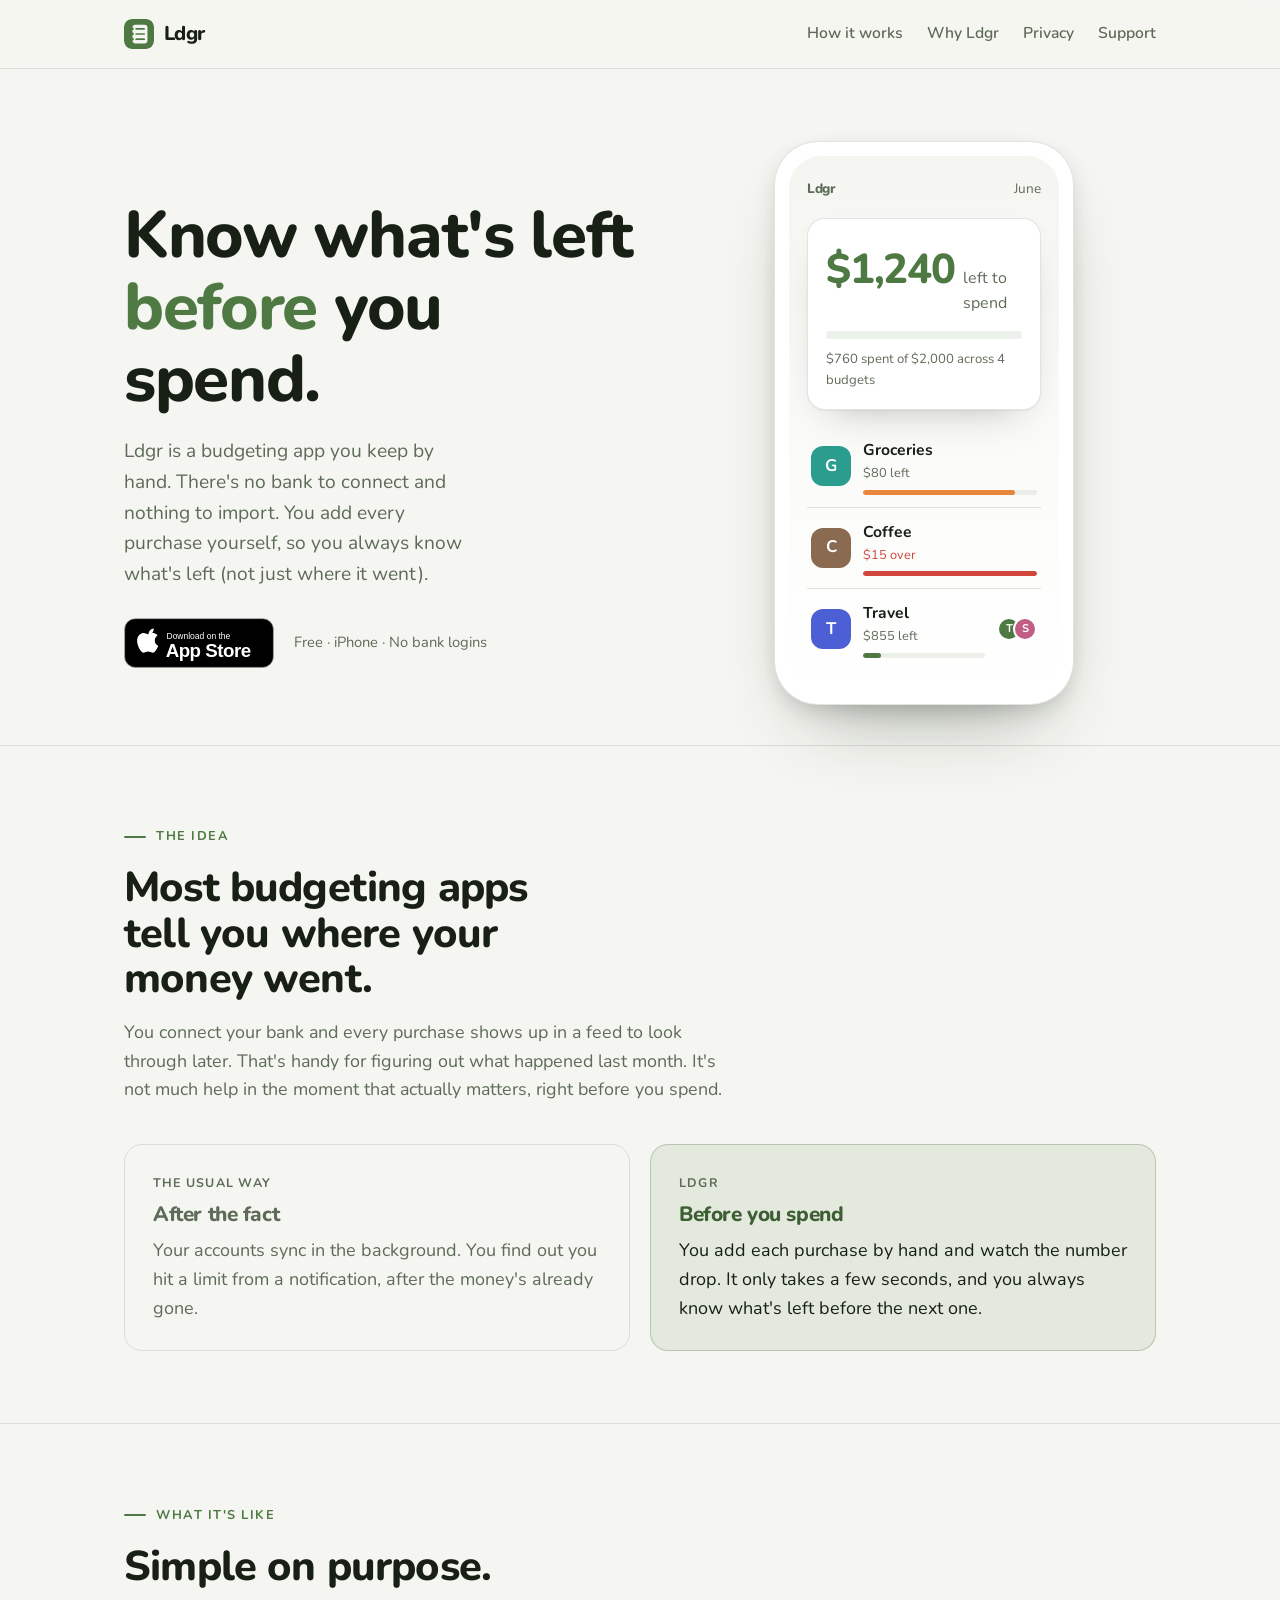
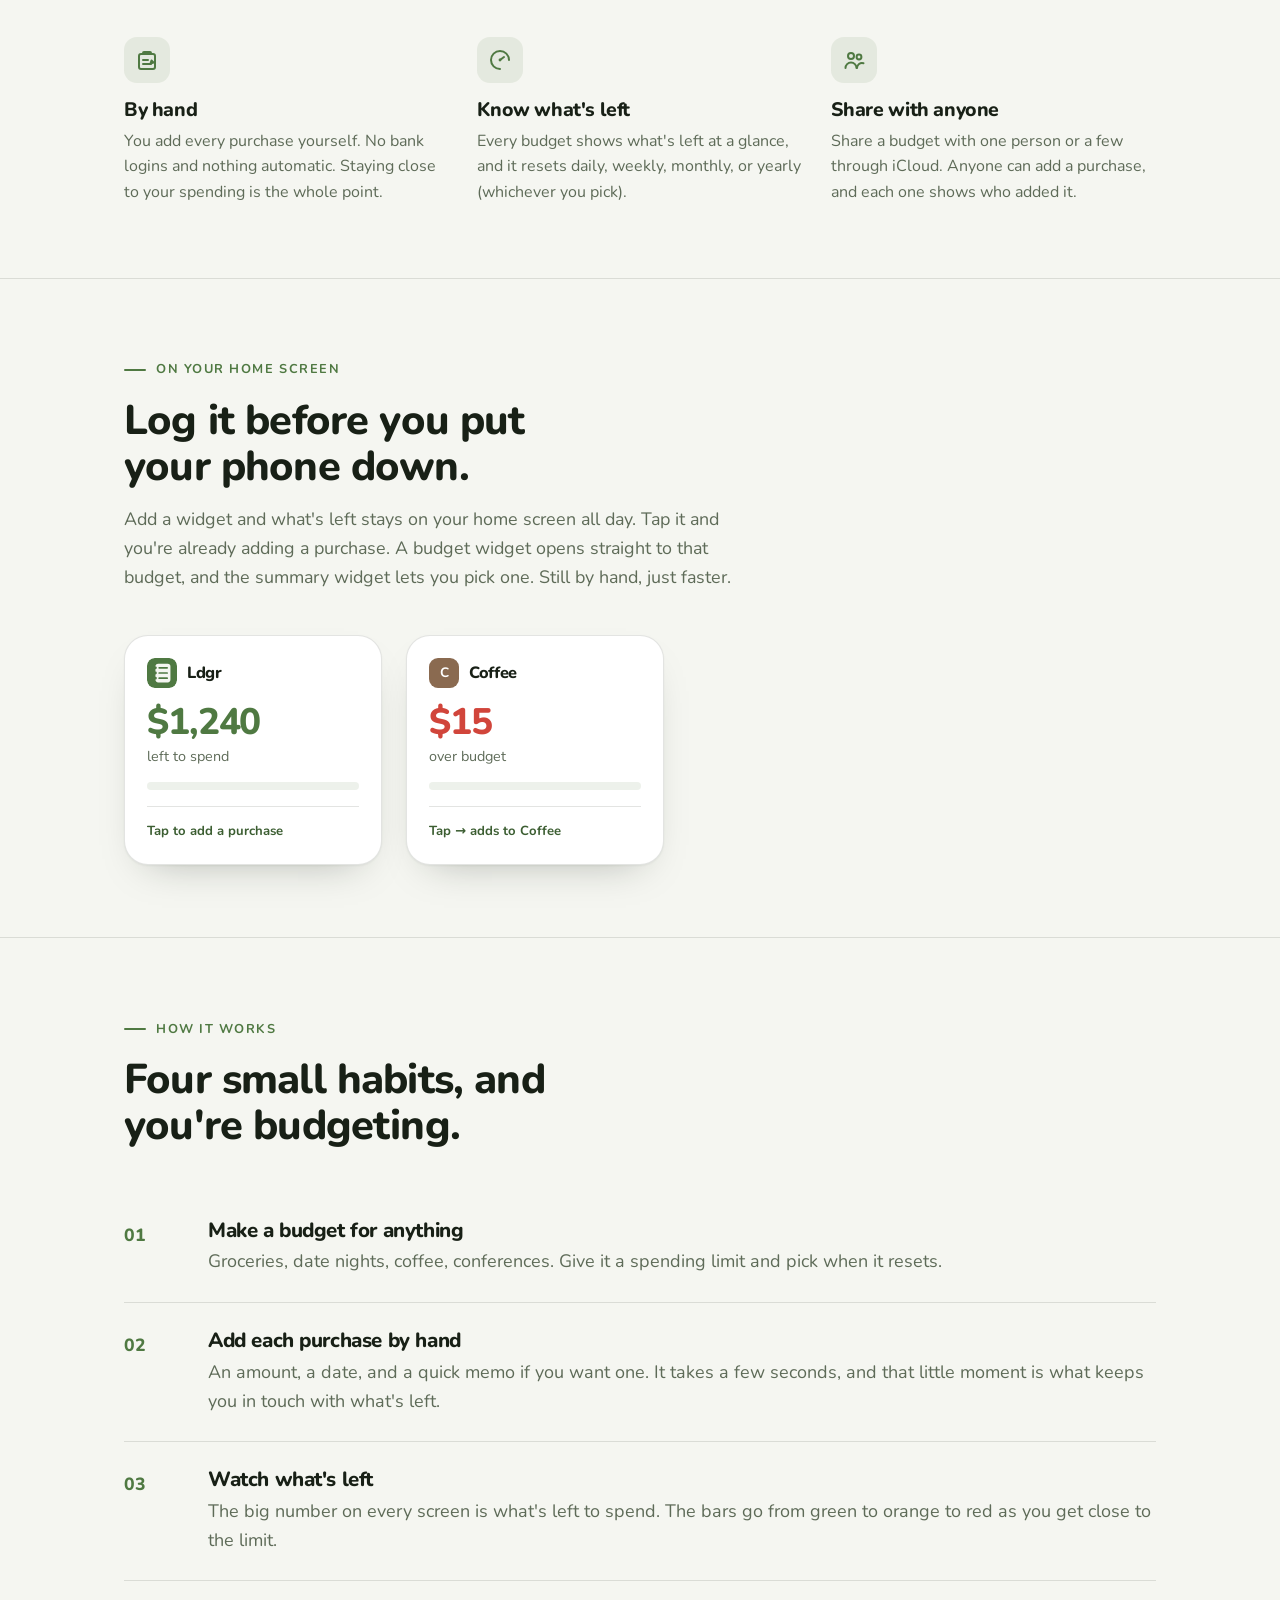
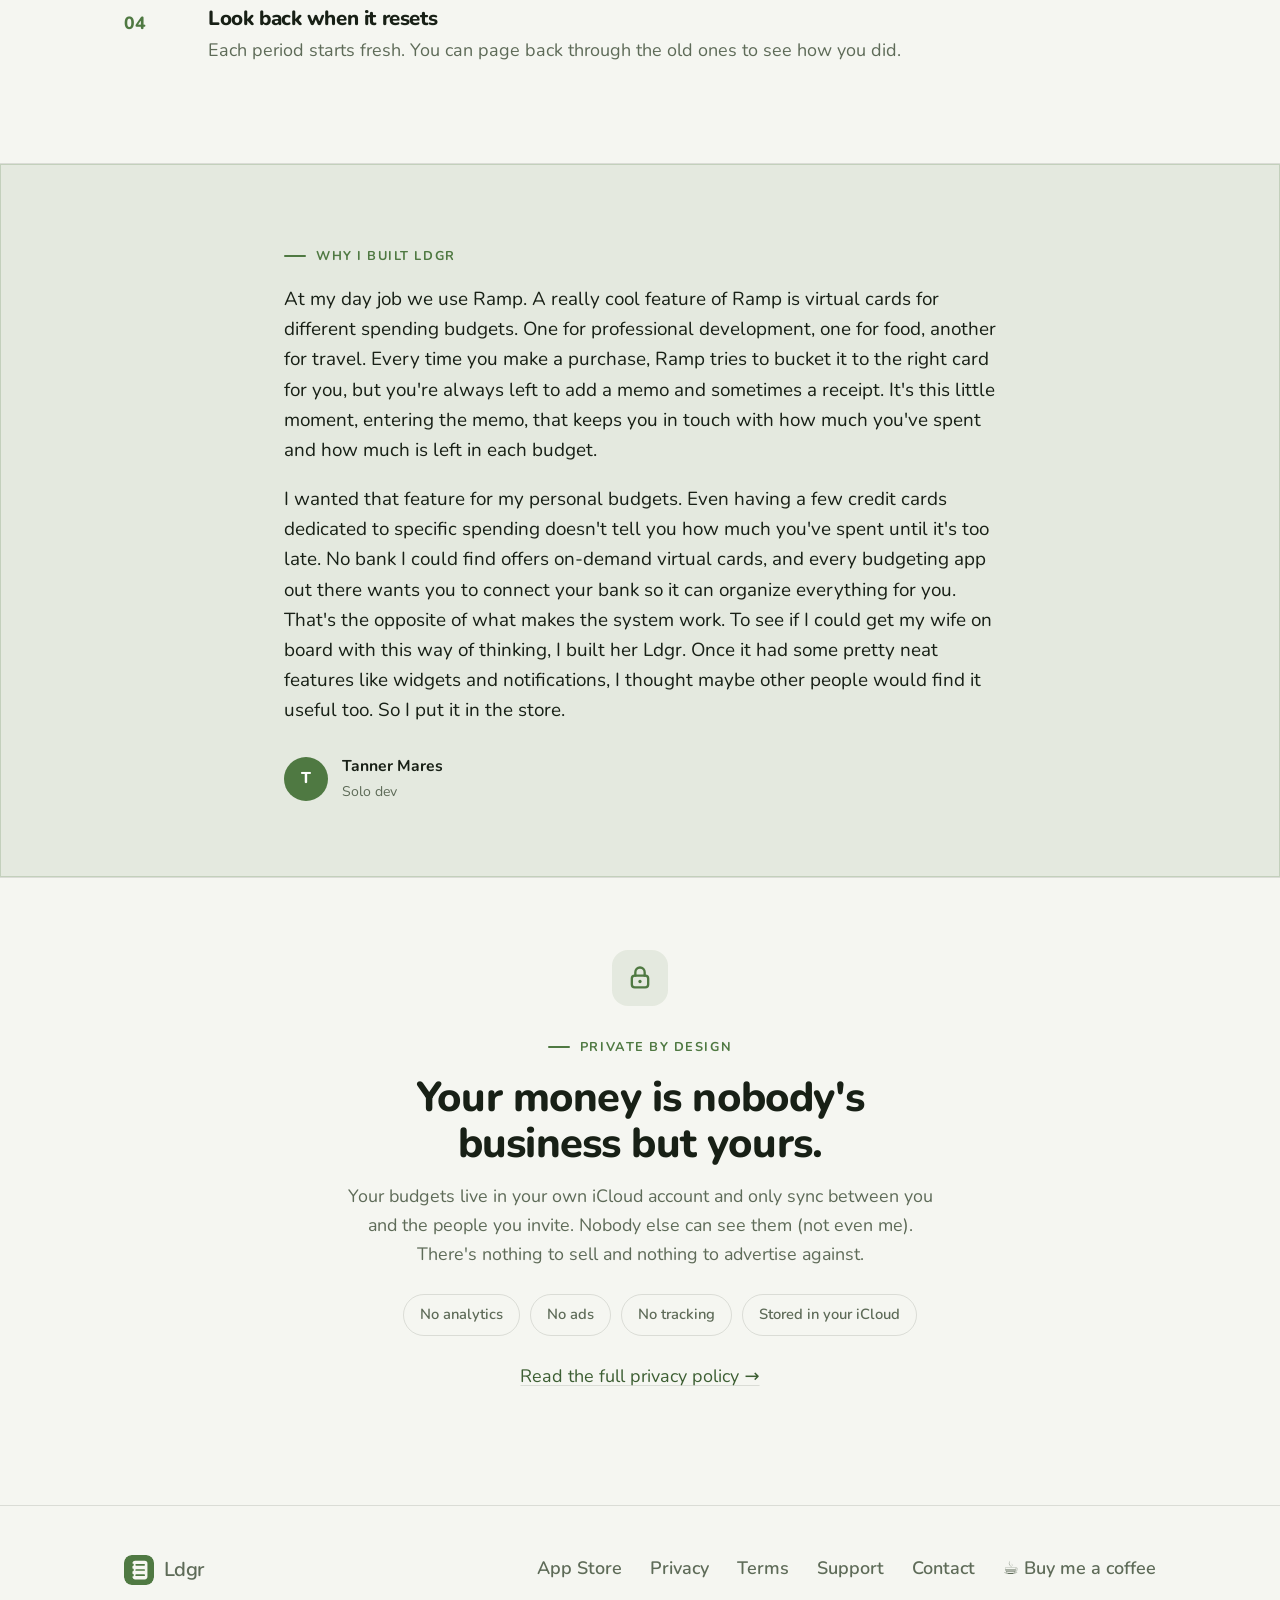
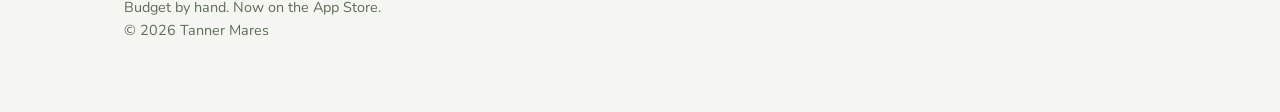
<file: index.html>
<!doctype html>
<html lang="en">
<meta charset="utf-8">
<meta name="viewport" content="width=device-width, initial-scale=1">
<title>Ldgr · Budget by hand</title>
<meta name="description" content="Ldgr is a free budgeting app you keep by hand. There's no bank to connect. You add every purchase yourself, so you always know what's left before you spend.">
<meta name="apple-itunes-app" content="app-id=6476118269">
<link rel="icon" href="favicon.svg" type="image/svg+xml">
<link rel="apple-touch-icon" href="assets/app-icon.png">
<meta name="theme-color" content="#4F7942">
<meta property="og:type" content="website">
<meta property="og:site_name" content="Ldgr">
<meta property="og:title" content="Ldgr · Budget by hand">
<meta property="og:description" content="A free budgeting app you keep by hand. There's no bank to connect. You add every purchase yourself, so you always know what's left before you spend.">
<meta property="og:url" content="https://ldgrapp.com/">
<meta property="og:image" content="https://ldgrapp.com/assets/og-image.png">
<meta property="og:image:secure_url" content="https://ldgrapp.com/assets/og-image.png">
<meta property="og:image:type" content="image/png">
<meta property="og:image:width" content="2400">
<meta property="og:image:height" content="1260">
<meta property="og:image:alt" content="The Ldgr app showing $1,240 left to spend across four budgets.">
<meta name="twitter:card" content="summary_large_image">
<meta name="twitter:title" content="Ldgr · Budget by hand">
<meta name="twitter:description" content="A free budgeting app you keep by hand. There's no bank to connect. You add every purchase yourself, so you always know what's left before you spend.">
<meta name="twitter:image" content="https://ldgrapp.com/assets/og-image.png">
<meta name="twitter:image:alt" content="The Ldgr app showing $1,240 left to spend across four budgets.">
<link rel="preconnect" href="https://fonts.googleapis.com">
<link rel="preconnect" href="https://fonts.gstatic.com" crossorigin>
<link rel="stylesheet" href="https://fonts.googleapis.com/css2?family=Nunito:wght@400;600;700;800&display=swap">
<link rel="stylesheet" href="styles.css">

<header class="site-header">
  <div class="container">
    <a class="wordmark" href="/">
      <img src="favicon.svg" alt="">
      Ldgr
    </a>
    <nav class="site-nav">
      <a href="#how">How it works</a>
      <a href="#why">Why Ldgr</a>
      <a href="#privacy">Privacy</a>
      <a href="support.html">Support</a>
    </nav>
  </div>
</header>

<main>
  <!-- ================= HERO ================= -->
  <section class="hero">
    <div class="container">
      <div class="hero-copy">
        <h1>Know what's left <span class="accent">before</span> you spend.</h1>
        <p class="lede">Ldgr is a budgeting app you keep by hand. There's no bank to connect and nothing to import. You add every purchase yourself, so you always know what's left (not just where it went).</p>
        <div class="hero-actions">
          <a class="appstore" href="https://apps.apple.com/app/id6476118269">
            <img src="assets/app-store-badge.svg" alt="Download Ldgr on the App Store" width="150" height="50">
          </a>
          <span class="hero-sub">Free · iPhone · No bank logins</span>
        </div>
      </div>

      <!-- Signature: a faithful replica of the app's home screen -->
      <div class="hero-figure">
        <div class="phone" role="img" aria-label="The Ldgr app home screen showing budgets and how much is left to spend.">
          <div class="app-screen">
            <div class="app-topbar">
              <span class="app-title">Ldgr</span>
              <span>June</span>
            </div>

            <div class="budget-card">
              <div class="amount-row">
                <span class="amount tnum">$1,240</span>
                <span class="amount-label">left to spend</span>
              </div>
              <div class="progress"><span class="progress-fill" style="--fill:38%"></span></div>
              <div class="caption tnum">$760 spent of $2,000 across 4 budgets</div>
            </div>

            <div class="budget-row">
              <div class="monogram" style="--m:#2A9D8F">G</div>
              <div class="meta">
                <div class="name">Groceries</div>
                <div class="left tnum">$80 left</div>
                <div class="mini"><i class="warn" style="width:87%;background:var(--signal-orange)"></i></div>
              </div>
            </div>

            <div class="budget-row">
              <div class="monogram" style="--m:#8A6A50">C</div>
              <div class="meta">
                <div class="name">Coffee</div>
                <div class="left tnum" style="color:var(--signal-red)">$15 over</div>
                <div class="mini"><i style="width:100%;background:var(--signal-red)"></i></div>
              </div>
            </div>

            <div class="budget-row">
              <div class="monogram" style="--m:#4C5FD5">T</div>
              <div class="meta">
                <div class="name">Travel</div>
                <div class="left tnum">$855 left</div>
                <div class="mini"><i style="width:15%"></i></div>
              </div>
              <div class="facepile" aria-label="Shared with two people">
                <span class="avatar" style="background:#4F7942">T</span>
                <span class="avatar" style="background:#C25E86">S</span>
              </div>
            </div>
          </div>
        </div>
      </div>
    </div>
  </section>

  <hr class="rule">

  <!-- ================= PRESENT, NOT PAST ================= -->
  <section class="section">
    <div class="container">
      <span class="eyebrow">The idea</span>
      <h2>Most budgeting apps tell you where your money went.</h2>
      <p class="intro">You connect your bank and every purchase shows up in a feed to look through later. That's handy for figuring out what happened last month. It's not much help in the moment that actually matters, right before you spend.</p>

      <div class="contrast">
        <div class="card past">
          <span class="tag">The usual way</span>
          <h3>After the fact</h3>
          <p>Your accounts sync in the background. You find out you hit a limit from a notification, after the money's already gone.</p>
        </div>
        <div class="card present">
          <span class="tag">Ldgr</span>
          <h3>Before you spend</h3>
          <p>You add each purchase by hand and watch the number drop. It only takes a few seconds, and you always know what's left before the next one.</p>
        </div>
      </div>
    </div>
  </section>

  <hr class="rule">

  <!-- ================= PILLARS ================= -->
  <section class="section">
    <div class="container">
      <span class="eyebrow">What it's like</span>
      <h2>Simple on purpose.</h2>
      <div class="pillars">
        <div class="pillar">
          <div class="ico" aria-hidden="true">
            <svg viewBox="0 0 24 24" fill="none" stroke="currentColor" stroke-width="2" stroke-linecap="round" stroke-linejoin="round"><path d="M9 4h6a1 1 0 0 1 1 1v1H8V5a1 1 0 0 1 1-1z"/><path d="M8 6H6a2 2 0 0 0-2 2v11a2 2 0 0 0 2 2h12a2 2 0 0 0 2-2V8a2 2 0 0 0-2-2h-2"/><path d="M8 12h5M8 16h8"/><path d="m16.5 12.5 2 2-3 1 1-3z"/></svg>
          </div>
          <h3>By hand</h3>
          <p>You add every purchase yourself. No bank logins and nothing automatic. Staying close to your spending is the whole point.</p>
        </div>
        <div class="pillar">
          <div class="ico" aria-hidden="true">
            <svg viewBox="0 0 24 24" fill="none" stroke="currentColor" stroke-width="2" stroke-linecap="round" stroke-linejoin="round"><path d="M12 21a9 9 0 1 1 9-9"/><path d="M12 12l4-3"/><circle cx="12" cy="12" r="1.4" fill="currentColor" stroke="none"/></svg>
          </div>
          <h3>Know what's left</h3>
          <p>Every budget shows what's left at a glance, and it resets daily, weekly, monthly, or yearly (whichever you pick).</p>
        </div>
        <div class="pillar">
          <div class="ico" aria-hidden="true">
            <svg viewBox="0 0 24 24" fill="none" stroke="currentColor" stroke-width="2" stroke-linecap="round" stroke-linejoin="round"><circle cx="9" cy="8" r="3"/><path d="M3.5 20a5.5 5.5 0 0 1 11 0"/><circle cx="17" cy="9" r="2.4"/><path d="M15 20a5 5 0 0 1 6.5-4.8"/></svg>
          </div>
          <h3>Share with anyone</h3>
          <p>Share a budget with one person or a few through iCloud. Anyone can add a purchase, and each one shows who added it.</p>
        </div>
      </div>
    </div>
  </section>

  <hr class="rule">

  <!-- ================= HOME-SCREEN WIDGETS ================= -->
  <section class="section">
    <div class="container">
      <span class="eyebrow">On your home screen</span>
      <h2>Log it before you put your phone down.</h2>
      <p class="intro">Add a widget and what's left stays on your home screen all day. Tap it and you're already adding a purchase. A budget widget opens straight to that budget, and the summary widget lets you pick one. Still by hand, just faster.</p>

      <div class="widgets">
        <div class="widget" role="img" aria-label="Ldgr summary widget showing $1,240 left to spend; tapping it starts a new purchase.">
          <div class="w-head">
            <img class="w-glyph" src="favicon.svg" alt="">
            <span class="w-app">Ldgr</span>
          </div>
          <div class="w-amount tnum">$1,240</div>
          <div class="w-label">left to spend</div>
          <div class="progress"><span class="progress-fill" style="--fill:38%"></span></div>
          <div class="w-tap">Tap to add a purchase</div>
        </div>

        <div class="widget" role="img" aria-label="Ldgr Coffee budget widget showing $15 over; tapping it adds a purchase to Coffee.">
          <div class="w-head">
            <span class="w-mono" style="--m:#8A6A50">C</span>
            <span class="w-app">Coffee</span>
          </div>
          <div class="w-amount tnum" style="color:var(--signal-red)">$15</div>
          <div class="w-label">over budget</div>
          <div class="progress"><span class="progress-fill over" style="--fill:100%"></span></div>
          <div class="w-tap">Tap → adds to Coffee</div>
        </div>
      </div>
    </div>
  </section>

  <hr class="rule">

  <!-- ================= HOW IT WORKS ================= -->
  <section class="section" id="how">
    <div class="container">
      <span class="eyebrow">How it works</span>
      <h2>Four small habits, and you're budgeting.</h2>
      <div class="steps">
        <div class="step">
          <div class="n tnum">01</div>
          <div>
            <h3>Make a budget for anything</h3>
            <p>Groceries, date nights, coffee, conferences. Give it a spending limit and pick when it resets.</p>
          </div>
        </div>
        <div class="step">
          <div class="n tnum">02</div>
          <div>
            <h3>Add each purchase by hand</h3>
            <p>An amount, a date, and a quick memo if you want one. It takes a few seconds, and that little moment is what keeps you in touch with what's left.</p>
          </div>
        </div>
        <div class="step">
          <div class="n tnum">03</div>
          <div>
            <h3>Watch what's left</h3>
            <p>The big number on every screen is what's left to spend. The bars go from green to orange to red as you get close to the limit.</p>
          </div>
        </div>
        <div class="step">
          <div class="n tnum">04</div>
          <div>
            <h3>Look back when it resets</h3>
            <p>Each period starts fresh. You can page back through the old ones to see how you did.</p>
          </div>
        </div>
      </div>
    </div>
  </section>

  <hr class="rule">

  <!-- ================= WHY LDGR (founder note) ================= -->
  <section class="section founder" id="why">
    <div class="container">
      <span class="eyebrow">Why I built Ldgr</span>
      <blockquote>
        <p>At my day job we use Ramp. A really cool feature of Ramp is virtual cards for different spending budgets. One for professional development, one for food, another for travel. Every time you make a purchase, Ramp tries to bucket it to the right card for you, but you're always left to add a memo and sometimes a receipt. It's this little moment, entering the memo, that keeps you in touch with how much you've spent and how much is left in each budget.</p>
        <p>I wanted that feature for my personal budgets. Even having a few credit cards dedicated to specific spending doesn't tell you how much you've spent until it's too late. No bank I could find offers on-demand virtual cards, and every budgeting app out there wants you to connect your bank so it can organize everything for you. That's the opposite of what makes the system work. To see if I could get my wife on board with this way of thinking, I built her Ldgr. Once it had some pretty neat features like widgets and notifications, I thought maybe other people would find it useful too. So I put it in the store.</p>
        <div class="signoff">
          <span class="avatar">T</span>
          <div class="who">
            <strong>Tanner Mares</strong>
            <span>Solo dev</span>
          </div>
        </div>
      </blockquote>
    </div>
  </section>

  <hr class="rule">

  <!-- ================= PRIVATE BY DESIGN ================= -->
  <section class="section private" id="privacy">
    <div class="container">
      <div class="lock" aria-hidden="true">
        <svg viewBox="0 0 24 24" fill="none" stroke="currentColor" stroke-width="2" stroke-linecap="round" stroke-linejoin="round"><rect x="5" y="10" width="14" height="10" rx="2.5"/><path d="M8 10V7a4 4 0 0 1 8 0v3"/><circle cx="12" cy="15" r="1.4" fill="currentColor" stroke="none"/></svg>
      </div>
      <span class="eyebrow" style="justify-content:center">Private by design</span>
      <h2 style="max-width:none">Your money is nobody's business but yours.</h2>
      <p class="intro" style="margin-inline:auto">Your budgets live in your own iCloud account and only sync between you and the people you invite. Nobody else can see them (not even me). There's nothing to sell and nothing to advertise against.</p>
      <ul class="points">
        <li>No analytics</li>
        <li>No ads</li>
        <li>No tracking</li>
        <li>Stored in your iCloud</li>
      </ul>
      <p style="margin-top:26px"><a href="privacy.html">Read the full privacy policy →</a></p>
    </div>
  </section>
</main>

<footer class="site-footer">
  <div class="container">
    <div>
      <a class="wordmark" href="/" style="margin-bottom:10px">
        <img src="favicon.svg" alt="">
        Ldgr
      </a>
      <p class="copyright">Budget by hand. Now on the App Store.<br>© 2026 Tanner Mares</p>
    </div>
    <nav class="fnav">
      <a href="https://apps.apple.com/app/id6476118269">App Store</a>
      <a href="privacy.html">Privacy</a>
      <a href="terms.html">Terms</a>
      <a href="support.html">Support</a>
      <a href="mailto:support@ldgrapp.com">Contact</a>
      <a href="https://buymeacoffee.com/tannermares" target="_blank" rel="noopener noreferrer">☕ Buy me a coffee</a>
    </nav>
  </div>
</footer>
</file>
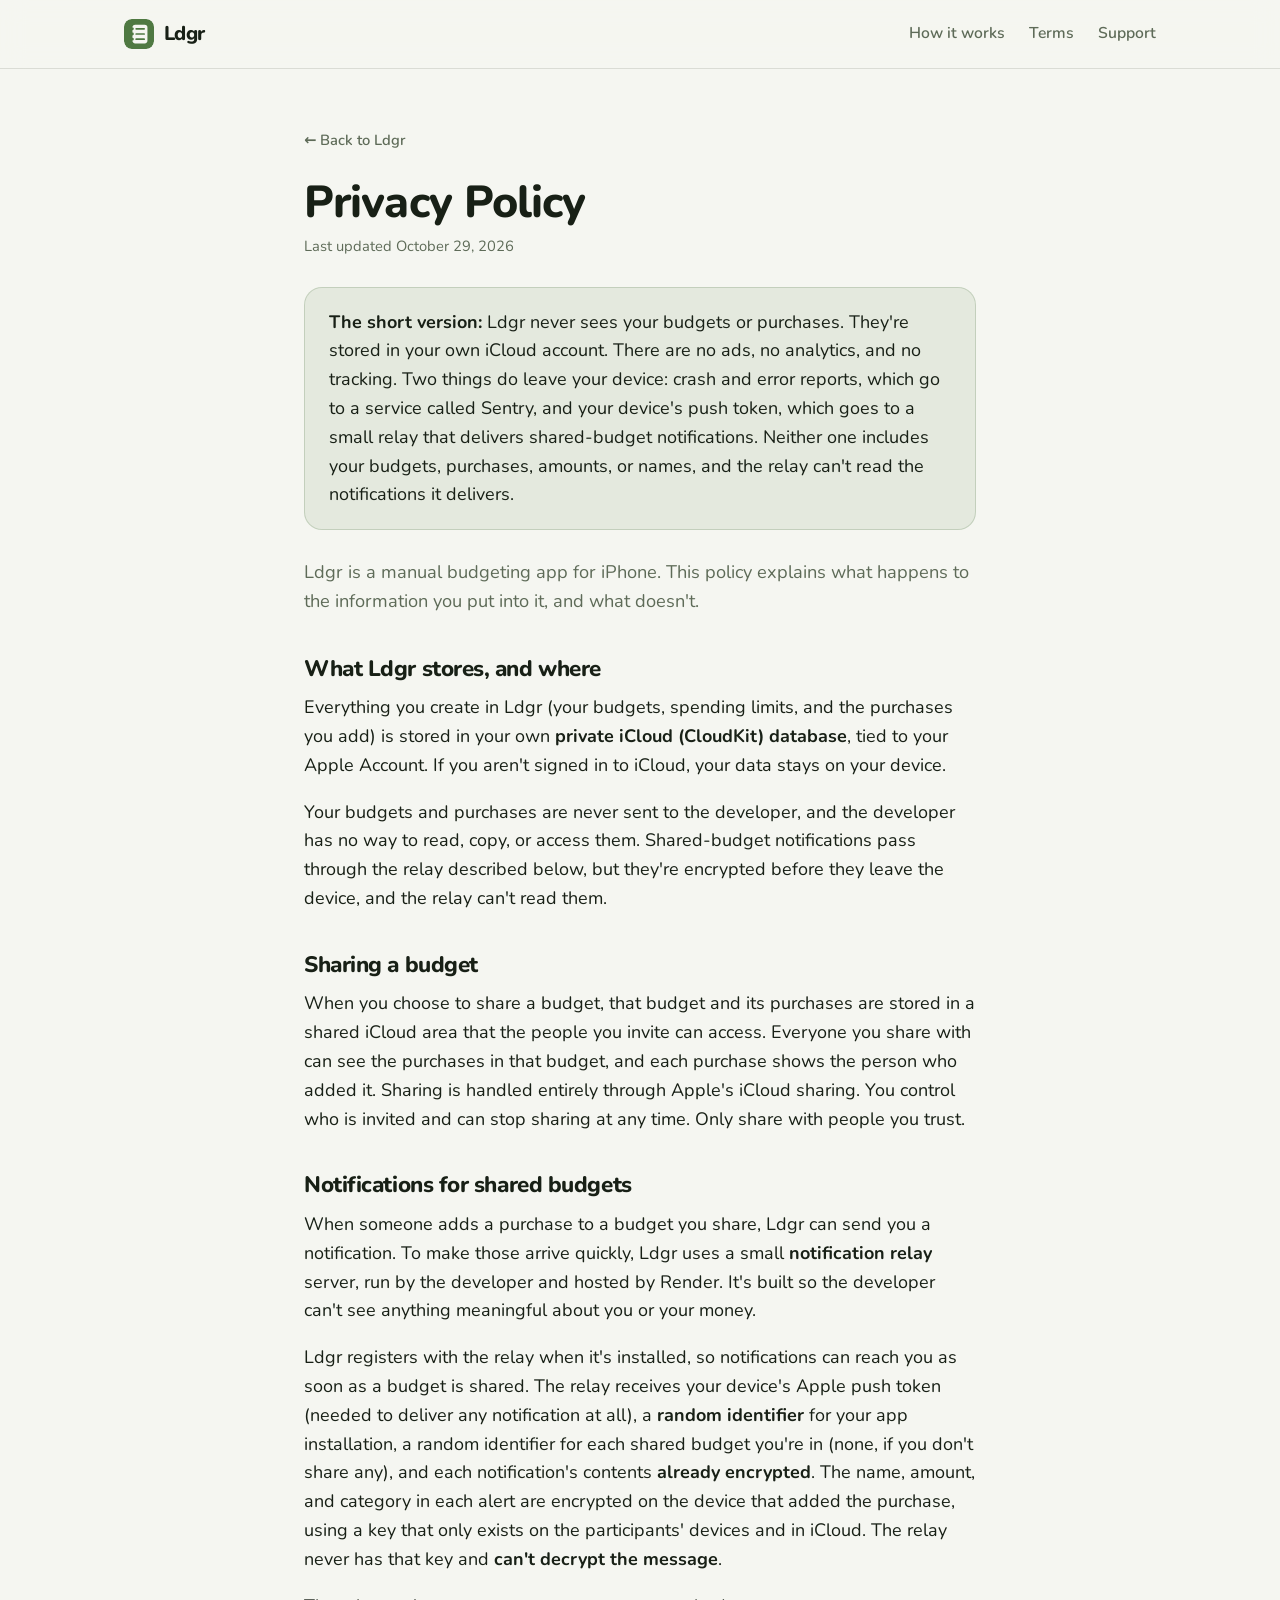
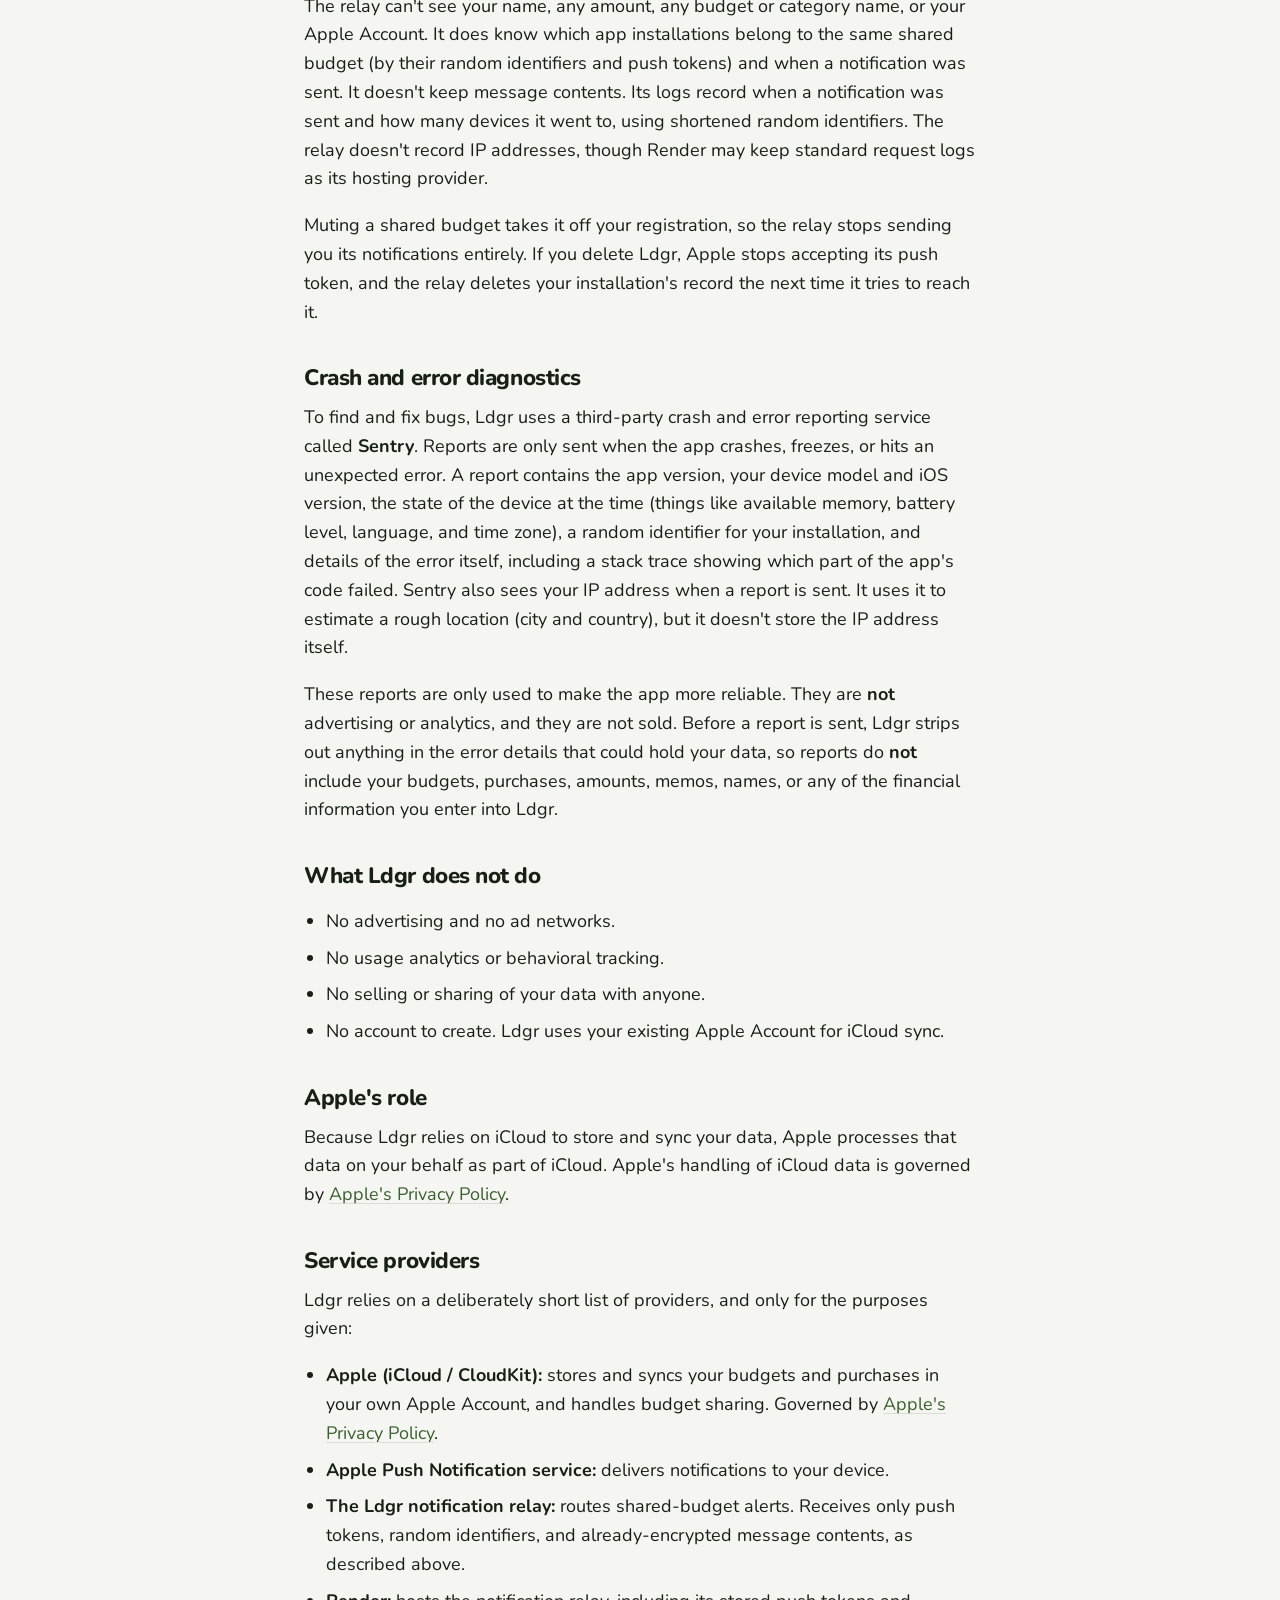
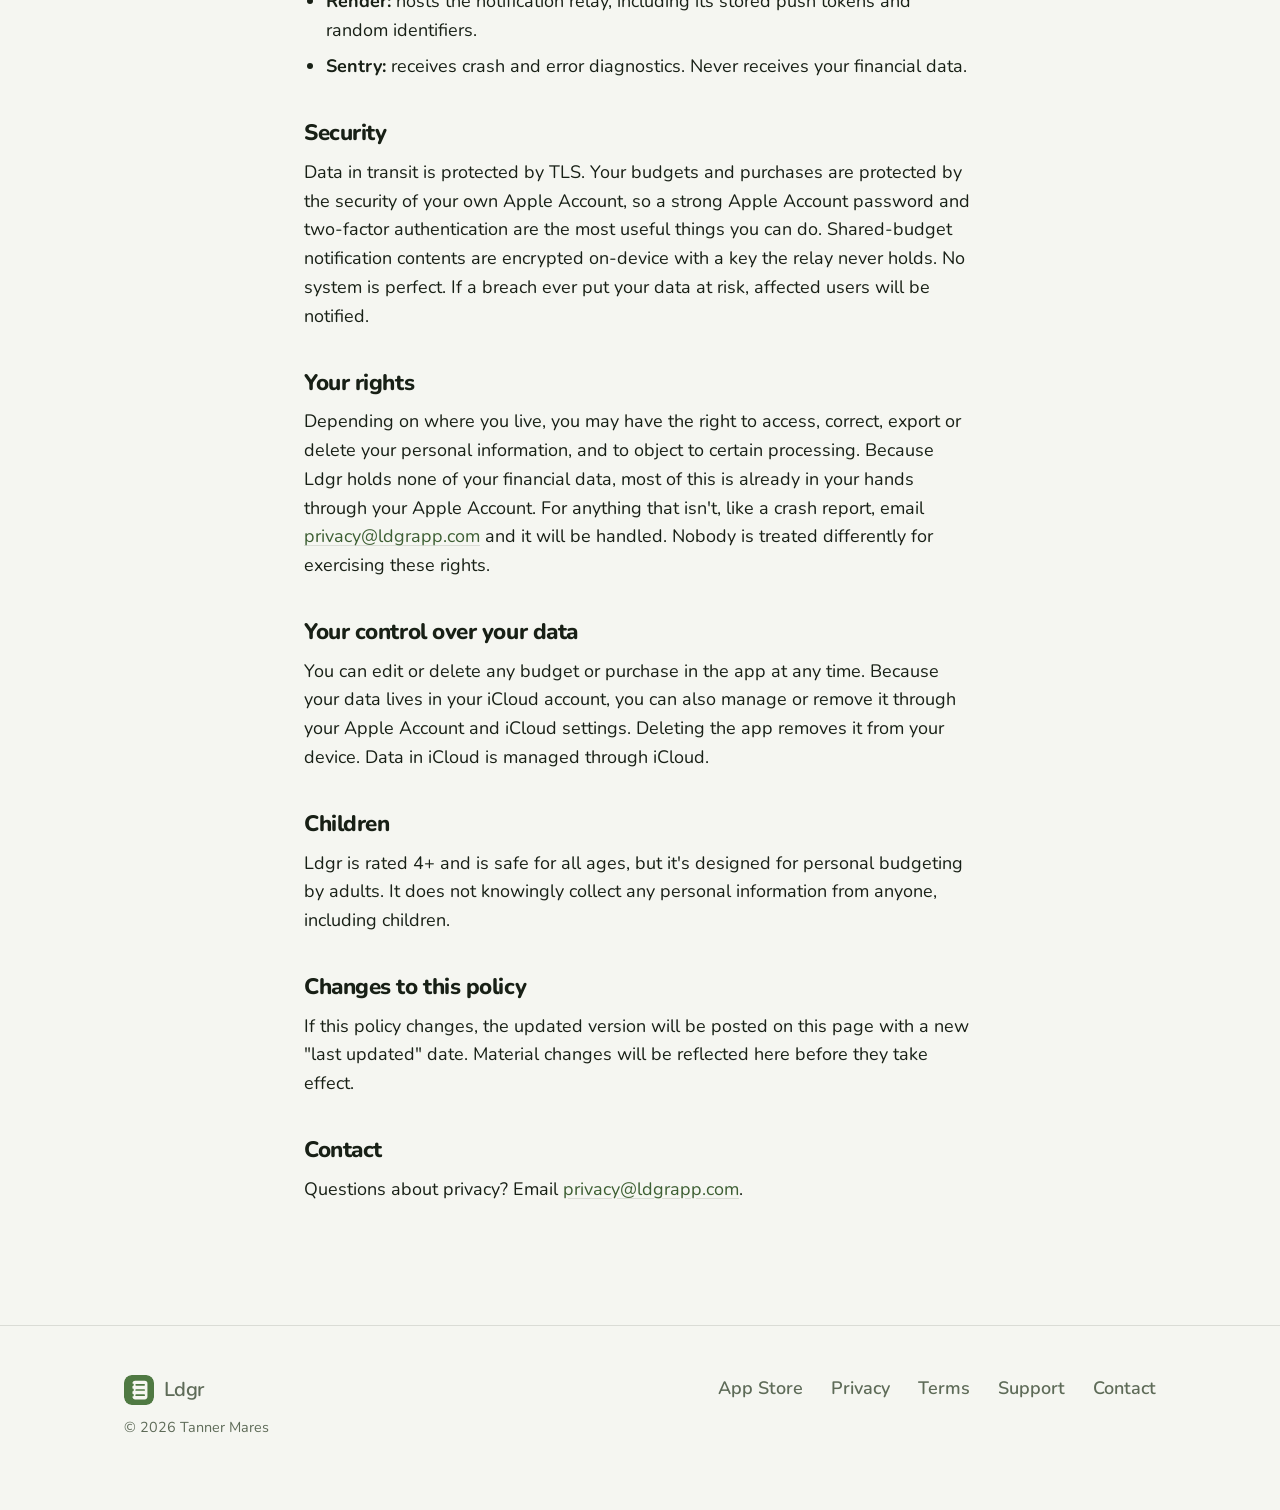
<file: privacy.html>
<!doctype html>
<html lang="en">
<meta charset="utf-8">
<meta name="viewport" content="width=device-width, initial-scale=1">
<title>Privacy Policy · Ldgr</title>
<meta name="description" content="Ldgr never sees your budgets or purchases. Everything you enter is stored in your own iCloud account, and shared-budget alerts are end-to-end encrypted. Read the full privacy policy.">
<link rel="icon" href="favicon.svg" type="image/svg+xml">
<link rel="apple-touch-icon" href="assets/app-icon.png">
<meta name="apple-itunes-app" content="app-id=6476118269">
<meta name="theme-color" content="#4F7942">
<meta property="og:type" content="article">
<meta property="og:site_name" content="Ldgr">
<meta property="og:title" content="Privacy Policy · Ldgr">
<meta property="og:description" content="Ldgr never sees your budgets or purchases. They live in your own iCloud account, and shared-budget alerts are end-to-end encrypted.">
<meta property="og:url" content="https://ldgrapp.com/privacy.html">
<meta property="og:image" content="https://ldgrapp.com/assets/og-image.png">
<meta property="og:image:secure_url" content="https://ldgrapp.com/assets/og-image.png">
<meta property="og:image:type" content="image/png">
<meta property="og:image:width" content="2400">
<meta property="og:image:height" content="1260">
<meta property="og:image:alt" content="The Ldgr app showing $1,240 left to spend across four budgets.">
<meta name="twitter:card" content="summary_large_image">
<meta name="twitter:title" content="Privacy Policy · Ldgr">
<meta name="twitter:description" content="Ldgr never sees your budgets or purchases. They live in your own iCloud account, and shared-budget alerts are end-to-end encrypted.">
<meta name="twitter:image" content="https://ldgrapp.com/assets/og-image.png">
<link rel="preconnect" href="https://fonts.googleapis.com">
<link rel="preconnect" href="https://fonts.gstatic.com" crossorigin>
<link rel="stylesheet" href="https://fonts.googleapis.com/css2?family=Nunito:wght@400;600;700;800&display=swap">
<link rel="stylesheet" href="styles.css">

<header class="site-header">
  <div class="container">
    <a class="wordmark" href="/"><img src="favicon.svg" alt="">Ldgr</a>
    <nav class="site-nav">
      <a href="/#how">How it works</a>
      <a href="terms.html">Terms</a>
      <a href="support.html">Support</a>
    </nav>
  </div>
</header>

<main class="legal">
  <div class="container">
    <a class="back" href="/">← Back to Ldgr</a>
    <h1>Privacy Policy</h1>
    <p class="updated">Last updated October 29, 2026</p>

    <div class="callout">
      <p><strong>The short version:</strong> Ldgr never sees your budgets or purchases. They're stored in your own iCloud account. There are no ads, no analytics, and no tracking. Two things do leave your device: crash and error reports, which go to a service called Sentry, and your device's push token, which goes to a small relay that delivers shared-budget notifications. Neither one includes your budgets, purchases, amounts, or names, and the relay can't read the notifications it delivers.</p>
    </div>

    <p class="lead">Ldgr is a manual budgeting app for iPhone. This policy explains what happens to the information you put into it, and what doesn't.</p>

    <h2>What Ldgr stores, and where</h2>
    <p>Everything you create in Ldgr (your budgets, spending limits, and the purchases you add) is stored in your own <strong>private iCloud (CloudKit) database</strong>, tied to your Apple Account. If you aren't signed in to iCloud, your data stays on your device.</p>
    <p>Your budgets and purchases are never sent to the developer, and the developer has no way to read, copy, or access them. Shared-budget notifications pass through the relay described below, but they're encrypted before they leave the device, and the relay can't read them.</p>

    <h2>Sharing a budget</h2>
    <p>When you choose to share a budget, that budget and its purchases are stored in a shared iCloud area that the people you invite can access. Everyone you share with can see the purchases in that budget, and each purchase shows the person who added it. Sharing is handled entirely through Apple's iCloud sharing. You control who is invited and can stop sharing at any time. Only share with people you trust.</p>

    <h2>Notifications for shared budgets</h2>
    <p>When someone adds a purchase to a budget you share, Ldgr can send you a notification. To make those arrive quickly, Ldgr uses a small <strong>notification relay</strong> server, run by the developer and hosted by Render. It's built so the developer can't see anything meaningful about you or your money.</p>
    <p>Ldgr registers with the relay when it's installed, so notifications can reach you as soon as a budget is shared. The relay receives your device's Apple push token (needed to deliver any notification at all), a <strong>random identifier</strong> for your app installation, a random identifier for each shared budget you're in (none, if you don't share any), and each notification's contents <strong>already encrypted</strong>. The name, amount, and category in each alert are encrypted on the device that added the purchase, using a key that only exists on the participants' devices and in iCloud. The relay never has that key and <strong>can't decrypt the message</strong>.</p>
    <p>The relay can't see your name, any amount, any budget or category name, or your Apple Account. It does know which app installations belong to the same shared budget (by their random identifiers and push tokens) and when a notification was sent. It doesn't keep message contents. Its logs record when a notification was sent and how many devices it went to, using shortened random identifiers. The relay doesn't record IP addresses, though Render may keep standard request logs as its hosting provider.</p>
    <p>Muting a shared budget takes it off your registration, so the relay stops sending you its notifications entirely. If you delete Ldgr, Apple stops accepting its push token, and the relay deletes your installation's record the next time it tries to reach it.</p>

    <h2>Crash and error diagnostics</h2>
    <p>To find and fix bugs, Ldgr uses a third-party crash and error reporting service called <strong>Sentry</strong>. Reports are only sent when the app crashes, freezes, or hits an unexpected error. A report contains the app version, your device model and iOS version, the state of the device at the time (things like available memory, battery level, language, and time zone), a random identifier for your installation, and details of the error itself, including a stack trace showing which part of the app's code failed. Sentry also sees your IP address when a report is sent. It uses it to estimate a rough location (city and country), but it doesn't store the IP address itself.</p>
    <p>These reports are only used to make the app more reliable. They are <strong>not</strong> advertising or analytics, and they are not sold. Before a report is sent, Ldgr strips out anything in the error details that could hold your data, so reports do <strong>not</strong> include your budgets, purchases, amounts, memos, names, or any of the financial information you enter into Ldgr.</p>

    <h2>What Ldgr does not do</h2>
    <ul>
      <li>No advertising and no ad networks.</li>
      <li>No usage analytics or behavioral tracking.</li>
      <li>No selling or sharing of your data with anyone.</li>
      <li>No account to create. Ldgr uses your existing Apple Account for iCloud sync.</li>
    </ul>

    <h2>Apple's role</h2>
    <p>Because Ldgr relies on iCloud to store and sync your data, Apple processes that data on your behalf as part of iCloud. Apple's handling of iCloud data is governed by <a href="https://www.apple.com/legal/privacy/">Apple's Privacy Policy</a>.</p>

    <h2>Service providers</h2>
    <p>Ldgr relies on a deliberately short list of providers, and only for the purposes given:</p>
    <ul>
      <li><strong>Apple (iCloud / CloudKit):</strong> stores and syncs your budgets and purchases in your own Apple Account, and handles budget sharing. Governed by <a href="https://www.apple.com/legal/privacy/">Apple's Privacy Policy</a>.</li>
      <li><strong>Apple Push Notification service:</strong> delivers notifications to your device.</li>
      <li><strong>The Ldgr notification relay:</strong> routes shared-budget alerts. Receives only push tokens, random identifiers, and already-encrypted message contents, as described above.</li>
      <li><strong>Render:</strong> hosts the notification relay, including its stored push tokens and random identifiers.</li>
      <li><strong>Sentry:</strong> receives crash and error diagnostics. Never receives your financial data.</li>
    </ul>

    <h2>Security</h2>
    <p>Data in transit is protected by TLS. Your budgets and purchases are protected by the security of your own Apple Account, so a strong Apple Account password and two-factor authentication are the most useful things you can do. Shared-budget notification contents are encrypted on-device with a key the relay never holds. No system is perfect. If a breach ever put your data at risk, affected users will be notified.</p>

    <h2>Your rights</h2>
    <p>Depending on where you live, you may have the right to access, correct, export or delete your personal information, and to object to certain processing. Because Ldgr holds none of your financial data, most of this is already in your hands through your Apple Account. For anything that isn't, like a crash report, email <a href="mailto:privacy@ldgrapp.com">privacy@ldgrapp.com</a> and it will be handled. Nobody is treated differently for exercising these rights.</p>

    <h2>Your control over your data</h2>
    <p>You can edit or delete any budget or purchase in the app at any time. Because your data lives in your iCloud account, you can also manage or remove it through your Apple Account and iCloud settings. Deleting the app removes it from your device. Data in iCloud is managed through iCloud.</p>

    <h2>Children</h2>
    <p>Ldgr is rated 4+ and is safe for all ages, but it's designed for personal budgeting by adults. It does not knowingly collect any personal information from anyone, including children.</p>

    <h2>Changes to this policy</h2>
    <p>If this policy changes, the updated version will be posted on this page with a new "last updated" date. Material changes will be reflected here before they take effect.</p>

    <h2>Contact</h2>
    <p>Questions about privacy? Email <a href="mailto:privacy@ldgrapp.com">privacy@ldgrapp.com</a>.</p>
  </div>
</main>

<footer class="site-footer">
  <div class="container">
    <div>
      <a class="wordmark" href="/" style="margin-bottom:10px"><img src="favicon.svg" alt="">Ldgr</a>
      <p class="copyright">© 2026 Tanner Mares</p>
    </div>
    <nav class="fnav">
      <a href="https://apps.apple.com/app/id6476118269">App Store</a>
      <a href="privacy.html">Privacy</a>
      <a href="terms.html">Terms</a>
      <a href="support.html">Support</a>
      <a href="mailto:support@ldgrapp.com">Contact</a>
    </nav>
  </div>
</footer>
</file>
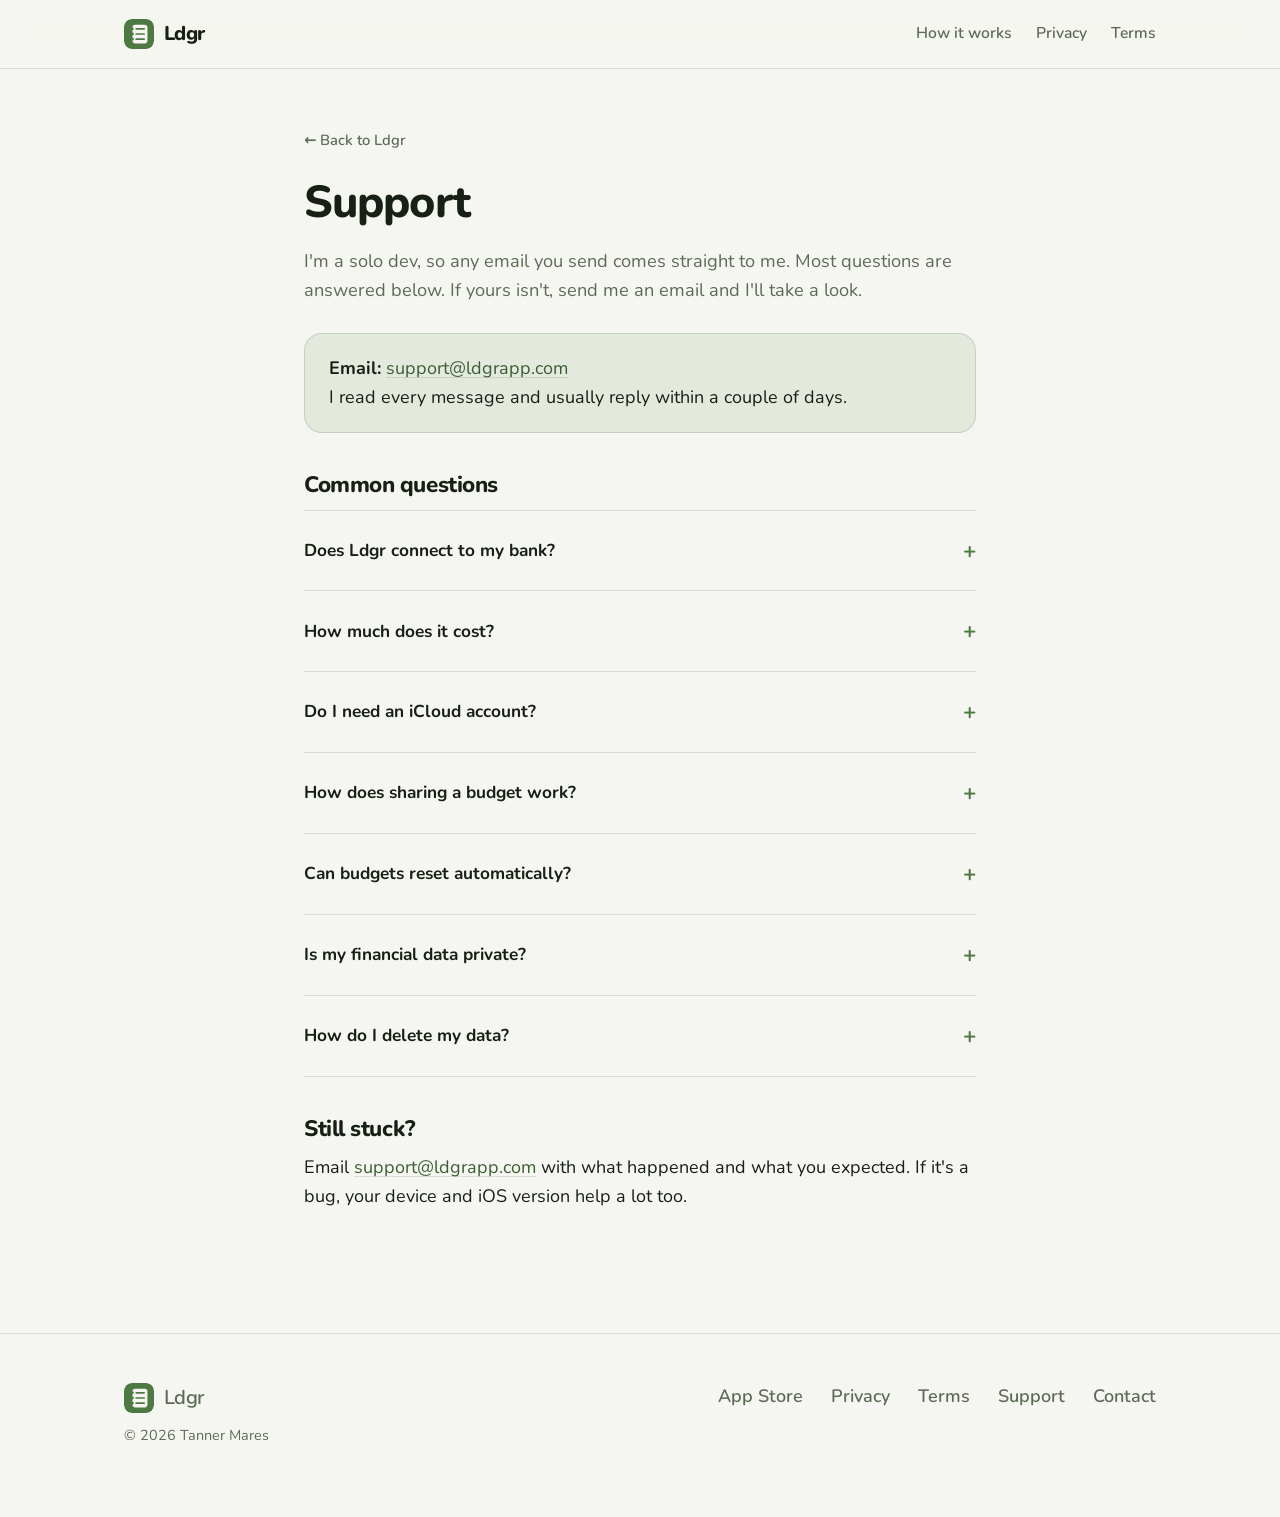
<file: support.html>
<!doctype html>
<html lang="en">
<meta charset="utf-8">
<meta name="viewport" content="width=device-width, initial-scale=1">
<title>Support · Ldgr</title>
<meta name="description" content="Get help with Ldgr. Answers to common questions and a way to reach the developer directly.">
<link rel="icon" href="favicon.svg" type="image/svg+xml">
<link rel="apple-touch-icon" href="assets/app-icon.png">
<meta name="apple-itunes-app" content="app-id=6476118269">
<meta name="theme-color" content="#4F7942">
<meta property="og:type" content="website">
<meta property="og:site_name" content="Ldgr">
<meta property="og:title" content="Support · Ldgr">
<meta property="og:description" content="Help and answers to common questions about Ldgr, plus how to reach the developer.">
<meta property="og:url" content="https://ldgrapp.com/support.html">
<meta property="og:image" content="https://ldgrapp.com/assets/og-image.png">
<meta property="og:image:secure_url" content="https://ldgrapp.com/assets/og-image.png">
<meta property="og:image:type" content="image/png">
<meta property="og:image:width" content="2400">
<meta property="og:image:height" content="1260">
<meta property="og:image:alt" content="The Ldgr app showing $1,240 left to spend across four budgets.">
<meta name="twitter:card" content="summary_large_image">
<meta name="twitter:title" content="Support · Ldgr">
<meta name="twitter:description" content="Help and answers to common questions about Ldgr, plus how to reach the developer.">
<meta name="twitter:image" content="https://ldgrapp.com/assets/og-image.png">
<link rel="preconnect" href="https://fonts.googleapis.com">
<link rel="preconnect" href="https://fonts.gstatic.com" crossorigin>
<link rel="stylesheet" href="https://fonts.googleapis.com/css2?family=Nunito:wght@400;600;700;800&display=swap">
<link rel="stylesheet" href="styles.css">

<header class="site-header">
  <div class="container">
    <a class="wordmark" href="/"><img src="favicon.svg" alt="">Ldgr</a>
    <nav class="site-nav">
      <a href="/#how">How it works</a>
      <a href="privacy.html">Privacy</a>
      <a href="terms.html">Terms</a>
    </nav>
  </div>
</header>

<main class="legal">
  <div class="container">
    <a class="back" href="/">← Back to Ldgr</a>
    <h1>Support</h1>
    <p class="lead">I'm a solo dev, so any email you send comes straight to me. Most questions are answered below. If yours isn't, send me an email and I'll take a look.</p>

    <div class="callout">
      <p><strong>Email:</strong> <a href="mailto:support@ldgrapp.com">support@ldgrapp.com</a><br>I read every message and usually reply within a couple of days.</p>
    </div>

    <h2>Common questions</h2>
    <div class="faq">
      <details>
        <summary>Does Ldgr connect to my bank?</summary>
        <div class="answer"><p>No, and that's on purpose. You add every purchase by hand. That little bit of effort is what keeps you on top of what's left, instead of finding out after the fact.</p></div>
      </details>
      <details>
        <summary>How much does it cost?</summary>
        <div class="answer"><p>Ldgr is free. There are no in-app purchases and no subscriptions.</p></div>
      </details>
      <details>
        <summary>Do I need an iCloud account?</summary>
        <div class="answer"><p>Not to use it on one device. You only need iCloud if you want your budgets to sync across your devices or you want to share a budget with someone.</p></div>
      </details>
      <details>
        <summary>How does sharing a budget work?</summary>
        <div class="answer"><p>You can share any budget with one person or a few through iCloud. Everyone you invite sees that budget's purchases, and each purchase shows who added it, so you always know who spent what.</p></div>
      </details>
      <details>
        <summary>Can budgets reset automatically?</summary>
        <div class="answer"><p>Yes. Each budget resets on the schedule you pick (daily, weekly, monthly, or yearly), and you can page back through past periods to see how you did.</p></div>
      </details>
      <details>
        <summary>Is my financial data private?</summary>
        <div class="answer"><p>Yes. Your budgets and purchases live in your own iCloud account, and only you and the people you invite can see them (not even me). There are no analytics and no ads. The <a href="privacy.html">privacy policy</a> has all the details.</p></div>
      </details>
      <details>
        <summary>How do I delete my data?</summary>
        <div class="answer"><p>You can delete any budget or purchase in the app whenever you want. Since everything is stored in your iCloud account, you can also manage it from your Apple Account and iCloud settings.</p></div>
      </details>
    </div>

    <h2>Still stuck?</h2>
    <p>Email <a href="mailto:support@ldgrapp.com">support@ldgrapp.com</a> with what happened and what you expected. If it's a bug, your device and iOS version help a lot too.</p>
  </div>
</main>

<footer class="site-footer">
  <div class="container">
    <div>
      <a class="wordmark" href="/" style="margin-bottom:10px"><img src="favicon.svg" alt="">Ldgr</a>
      <p class="copyright">© 2026 Tanner Mares</p>
    </div>
    <nav class="fnav">
      <a href="https://apps.apple.com/app/id6476118269">App Store</a>
      <a href="privacy.html">Privacy</a>
      <a href="terms.html">Terms</a>
      <a href="support.html">Support</a>
      <a href="mailto:support@ldgrapp.com">Contact</a>
    </nav>
  </div>
</footer>
</file>
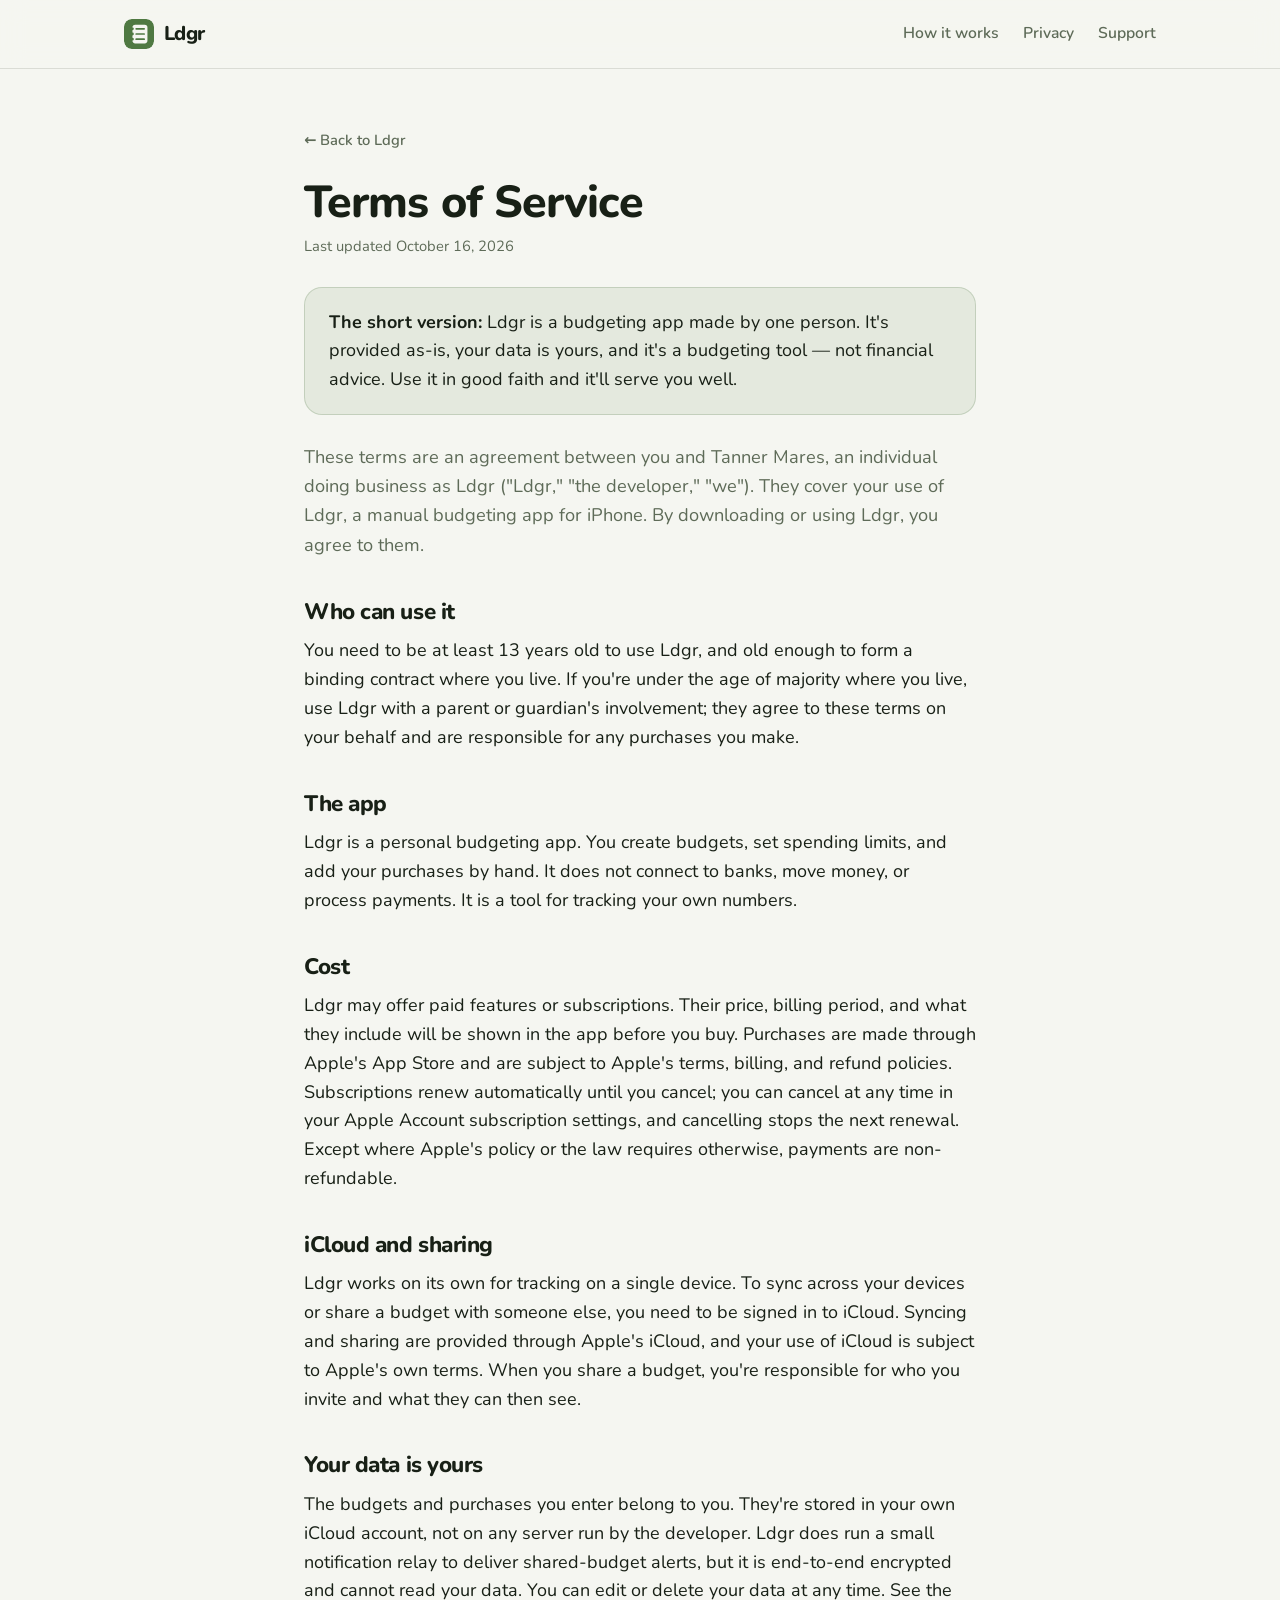
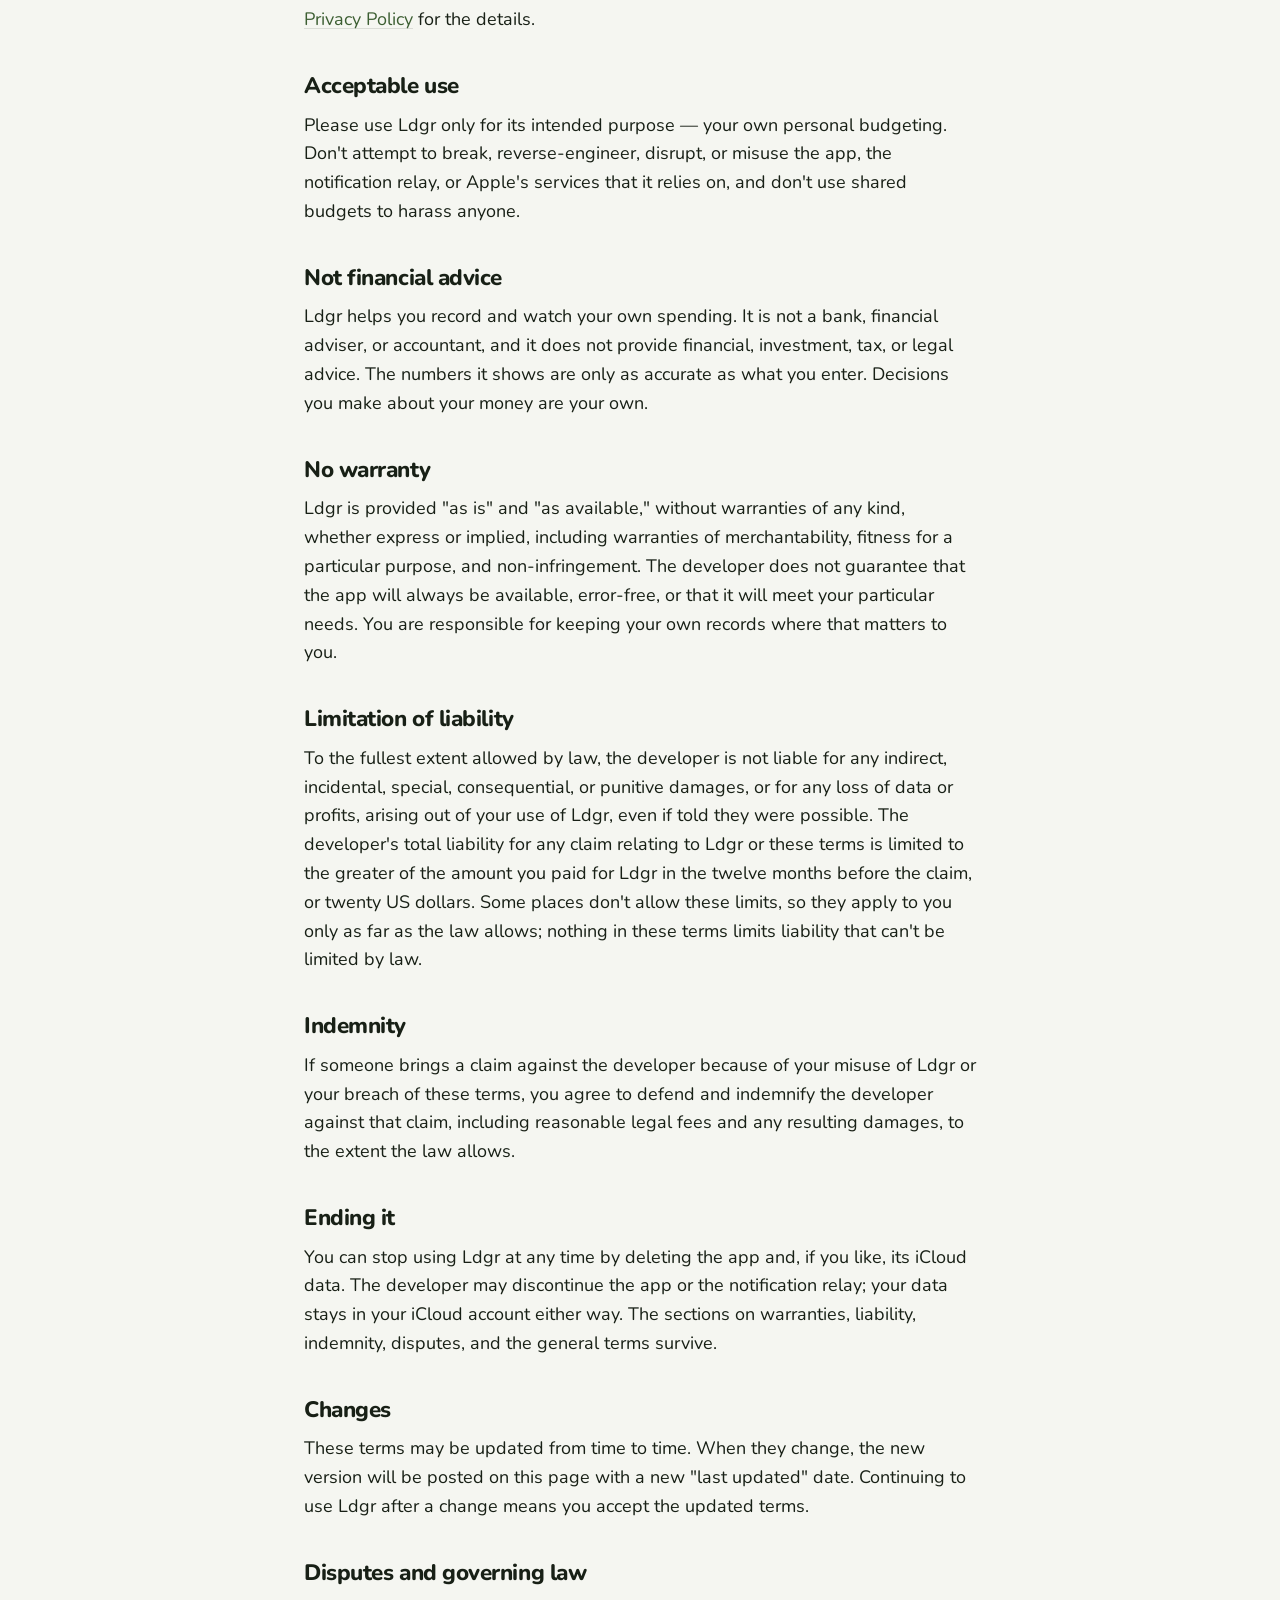
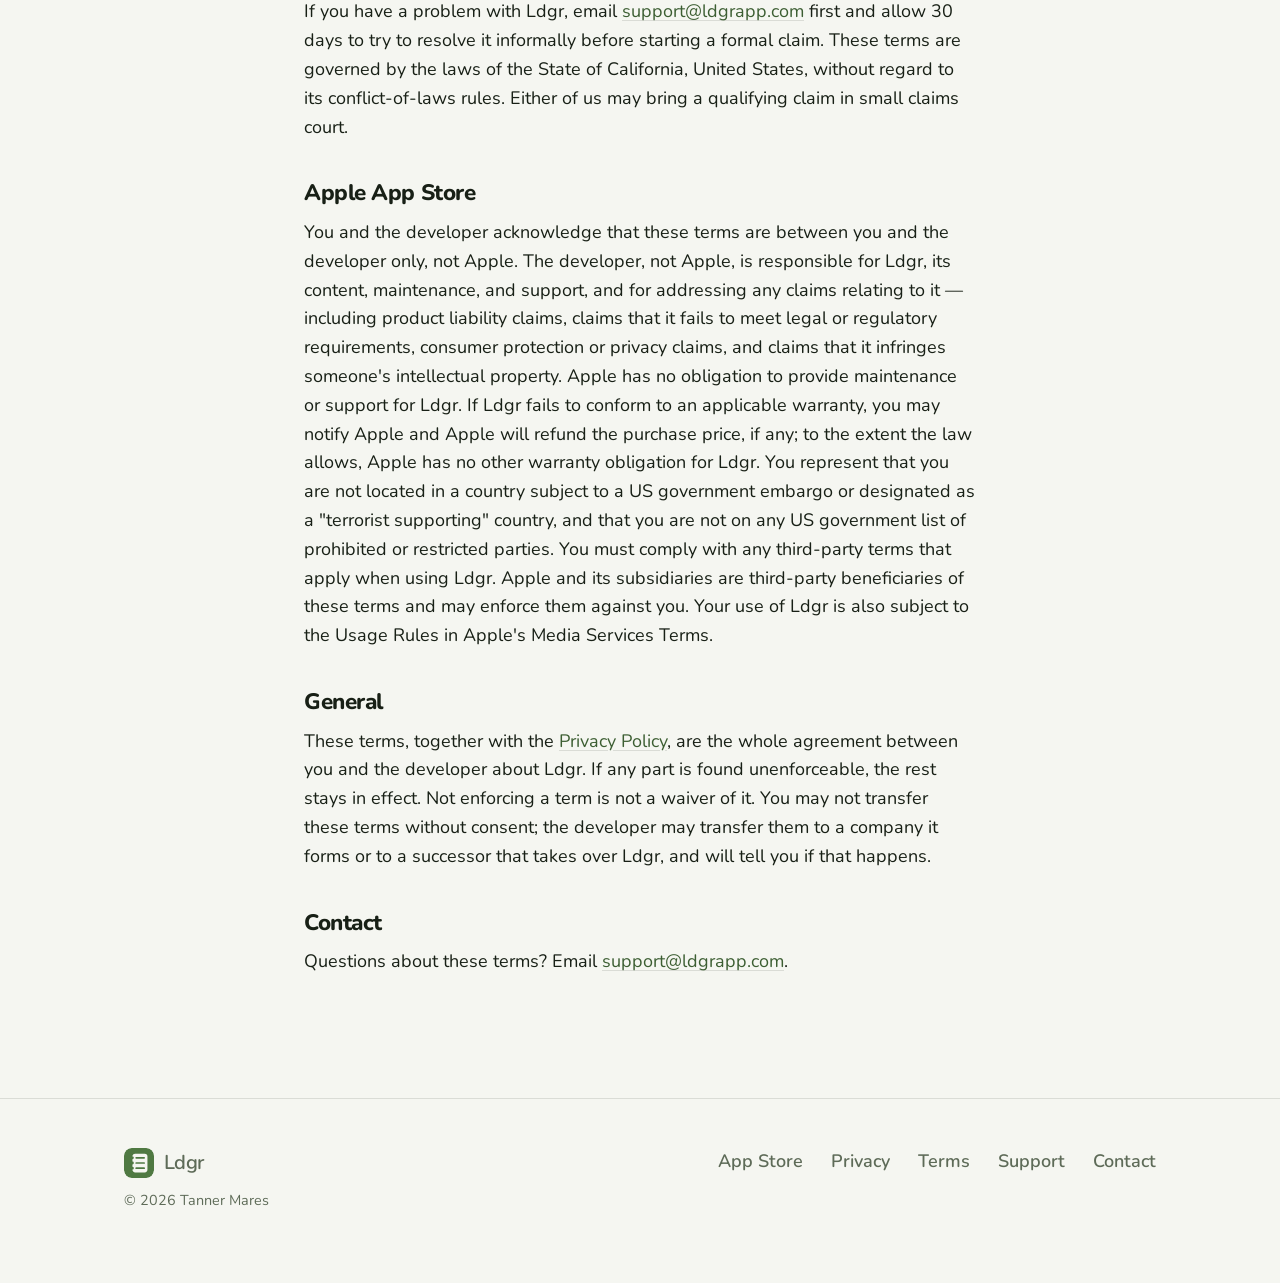
<file: terms.html>
<!doctype html>
<html lang="en">
<meta charset="utf-8">
<meta name="viewport" content="width=device-width, initial-scale=1">
<title>Terms of Service · Ldgr</title>
<meta name="description" content="The terms of use for Ldgr, a free manual budgeting app for iPhone.">
<link rel="icon" href="favicon.svg" type="image/svg+xml">
<link rel="apple-touch-icon" href="assets/app-icon.png">
<meta name="apple-itunes-app" content="app-id=6476118269">
<meta name="theme-color" content="#4F7942">
<meta property="og:type" content="article">
<meta property="og:site_name" content="Ldgr">
<meta property="og:title" content="Terms of Service · Ldgr">
<meta property="og:description" content="The terms for using Ldgr, a free manual budgeting app for iPhone.">
<meta property="og:url" content="https://ldgrapp.com/terms.html">
<meta property="og:image" content="https://ldgrapp.com/assets/og-image.png">
<meta property="og:image:secure_url" content="https://ldgrapp.com/assets/og-image.png">
<meta property="og:image:type" content="image/png">
<meta property="og:image:width" content="2400">
<meta property="og:image:height" content="1260">
<meta property="og:image:alt" content="The Ldgr app showing $1,240 left to spend across four budgets.">
<meta name="twitter:card" content="summary_large_image">
<meta name="twitter:title" content="Terms of Service · Ldgr">
<meta name="twitter:description" content="The terms for using Ldgr, a free manual budgeting app for iPhone.">
<meta name="twitter:image" content="https://ldgrapp.com/assets/og-image.png">
<link rel="preconnect" href="https://fonts.googleapis.com">
<link rel="preconnect" href="https://fonts.gstatic.com" crossorigin>
<link rel="stylesheet" href="https://fonts.googleapis.com/css2?family=Nunito:wght@400;600;700;800&display=swap">
<link rel="stylesheet" href="styles.css">

<header class="site-header">
  <div class="container">
    <a class="wordmark" href="/"><img src="favicon.svg" alt="">Ldgr</a>
    <nav class="site-nav">
      <a href="/#how">How it works</a>
      <a href="privacy.html">Privacy</a>
      <a href="support.html">Support</a>
    </nav>
  </div>
</header>

<main class="legal">
  <div class="container">
    <a class="back" href="/">← Back to Ldgr</a>
    <h1>Terms of Service</h1>
    <p class="updated">Last updated October 16, 2026</p>

    <div class="callout">
      <p><strong>The short version:</strong> Ldgr is a budgeting app made by one person. It's provided as-is, your data is yours, and it's a budgeting tool — not financial advice. Use it in good faith and it'll serve you well.</p>
    </div>

    <p class="lead">These terms are an agreement between you and Tanner Mares, an individual doing business as Ldgr ("Ldgr," "the developer," "we"). They cover your use of Ldgr, a manual budgeting app for iPhone. By downloading or using Ldgr, you agree to them.</p>

    <h2>Who can use it</h2>
    <p>You need to be at least 13 years old to use Ldgr, and old enough to form a binding contract where you live. If you're under the age of majority where you live, use Ldgr with a parent or guardian's involvement; they agree to these terms on your behalf and are responsible for any purchases you make.</p>

    <h2>The app</h2>
    <p>Ldgr is a personal budgeting app. You create budgets, set spending limits, and add your purchases by hand. It does not connect to banks, move money, or process payments. It is a tool for tracking your own numbers.</p>

    <h2>Cost</h2>
    <p>Ldgr may offer paid features or subscriptions. Their price, billing period, and what they include will be shown in the app before you buy. Purchases are made through Apple's App Store and are subject to Apple's terms, billing, and refund policies. Subscriptions renew automatically until you cancel; you can cancel at any time in your Apple Account subscription settings, and cancelling stops the next renewal. Except where Apple's policy or the law requires otherwise, payments are non-refundable.</p>

    <h2>iCloud and sharing</h2>
    <p>Ldgr works on its own for tracking on a single device. To sync across your devices or share a budget with someone else, you need to be signed in to iCloud. Syncing and sharing are provided through Apple's iCloud, and your use of iCloud is subject to Apple's own terms. When you share a budget, you're responsible for who you invite and what they can then see.</p>

    <h2>Your data is yours</h2>
    <p>The budgets and purchases you enter belong to you. They're stored in your own iCloud account, not on any server run by the developer. Ldgr does run a small notification relay to deliver shared-budget alerts, but it is end-to-end encrypted and cannot read your data. You can edit or delete your data at any time. See the <a href="privacy.html">Privacy Policy</a> for the details.</p>

    <h2>Acceptable use</h2>
    <p>Please use Ldgr only for its intended purpose — your own personal budgeting. Don't attempt to break, reverse-engineer, disrupt, or misuse the app, the notification relay, or Apple's services that it relies on, and don't use shared budgets to harass anyone.</p>

    <h2>Not financial advice</h2>
    <p>Ldgr helps you record and watch your own spending. It is not a bank, financial adviser, or accountant, and it does not provide financial, investment, tax, or legal advice. The numbers it shows are only as accurate as what you enter. Decisions you make about your money are your own.</p>

    <h2>No warranty</h2>
    <p>Ldgr is provided "as is" and "as available," without warranties of any kind, whether express or implied, including warranties of merchantability, fitness for a particular purpose, and non-infringement. The developer does not guarantee that the app will always be available, error-free, or that it will meet your particular needs. You are responsible for keeping your own records where that matters to you.</p>

    <h2>Limitation of liability</h2>
    <p>To the fullest extent allowed by law, the developer is not liable for any indirect, incidental, special, consequential, or punitive damages, or for any loss of data or profits, arising out of your use of Ldgr, even if told they were possible. The developer's total liability for any claim relating to Ldgr or these terms is limited to the greater of the amount you paid for Ldgr in the twelve months before the claim, or twenty US dollars. Some places don't allow these limits, so they apply to you only as far as the law allows; nothing in these terms limits liability that can't be limited by law.</p>

    <h2>Indemnity</h2>
    <p>If someone brings a claim against the developer because of your misuse of Ldgr or your breach of these terms, you agree to defend and indemnify the developer against that claim, including reasonable legal fees and any resulting damages, to the extent the law allows.</p>

    <h2>Ending it</h2>
    <p>You can stop using Ldgr at any time by deleting the app and, if you like, its iCloud data. The developer may discontinue the app or the notification relay; your data stays in your iCloud account either way. The sections on warranties, liability, indemnity, disputes, and the general terms survive.</p>

    <h2>Changes</h2>
    <p>These terms may be updated from time to time. When they change, the new version will be posted on this page with a new "last updated" date. Continuing to use Ldgr after a change means you accept the updated terms.</p>

    <h2>Disputes and governing law</h2>
    <p>If you have a problem with Ldgr, email <a href="mailto:support@ldgrapp.com">support@ldgrapp.com</a> first and allow 30 days to try to resolve it informally before starting a formal claim. These terms are governed by the laws of the State of California, United States, without regard to its conflict-of-laws rules. Either of us may bring a qualifying claim in small claims court.</p>

    <h2>Apple App Store</h2>
    <p>You and the developer acknowledge that these terms are between you and the developer only, not Apple. The developer, not Apple, is responsible for Ldgr, its content, maintenance, and support, and for addressing any claims relating to it — including product liability claims, claims that it fails to meet legal or regulatory requirements, consumer protection or privacy claims, and claims that it infringes someone's intellectual property. Apple has no obligation to provide maintenance or support for Ldgr. If Ldgr fails to conform to an applicable warranty, you may notify Apple and Apple will refund the purchase price, if any; to the extent the law allows, Apple has no other warranty obligation for Ldgr. You represent that you are not located in a country subject to a US government embargo or designated as a "terrorist supporting" country, and that you are not on any US government list of prohibited or restricted parties. You must comply with any third-party terms that apply when using Ldgr. Apple and its subsidiaries are third-party beneficiaries of these terms and may enforce them against you. Your use of Ldgr is also subject to the Usage Rules in Apple's Media Services Terms.</p>

    <h2>General</h2>
    <p>These terms, together with the <a href="privacy.html">Privacy Policy</a>, are the whole agreement between you and the developer about Ldgr. If any part is found unenforceable, the rest stays in effect. Not enforcing a term is not a waiver of it. You may not transfer these terms without consent; the developer may transfer them to a company it forms or to a successor that takes over Ldgr, and will tell you if that happens.</p>

    <h2>Contact</h2>
    <p>Questions about these terms? Email <a href="mailto:support@ldgrapp.com">support@ldgrapp.com</a>.</p>
  </div>
</main>

<footer class="site-footer">
  <div class="container">
    <div>
      <a class="wordmark" href="/" style="margin-bottom:10px"><img src="favicon.svg" alt="">Ldgr</a>
      <p class="copyright">© 2026 Tanner Mares</p>
    </div>
    <nav class="fnav">
      <a href="https://apps.apple.com/app/id6476118269">App Store</a>
      <a href="privacy.html">Privacy</a>
      <a href="terms.html">Terms</a>
      <a href="support.html">Support</a>
      <a href="mailto:support@ldgrapp.com">Contact</a>
    </nav>
  </div>
</footer>
</file>
<file: styles.css>
/* ============================================================
   Ldgr — shared styles
   Visual language borrowed from the app: fern green, SF Rounded,
   the "left to spend" budget card, and ledger ruled lines.
   ============================================================ */

:root {
  /* Palette */
  --paper: #F5F6F1;       /* warm off-white with a faint green undertone */
  --paper-raised: #FFFFFF;
  --ink: #182016;
  --secondary: #5E6B58;
  --fern: #4F7942;
  --fern-deep: #3C5E32;
  --fern-soft: rgba(79, 121, 66, 0.10);
  --hairline: rgba(24, 32, 22, 0.12);
  --signal-orange: #E8863B;
  --signal-red: #D1453B;

  /* Type */
  --font-rounded: ui-rounded, "SF Pro Rounded", "Nunito", system-ui, -apple-system, "Segoe UI", sans-serif;

  /* Space + shape */
  --container: 1080px;
  --radius-lg: 28px;
  --radius-md: 18px;
  --radius-sm: 12px;
  --shadow-card: 0 1px 2px rgba(24, 32, 22, 0.05), 0 18px 40px -24px rgba(24, 32, 22, 0.35);
  --shadow-phone: 0 8px 24px -8px rgba(24, 32, 22, 0.25), 0 40px 80px -40px rgba(24, 32, 22, 0.45);
}

@media (prefers-color-scheme: dark) {
  :root {
    --paper: #10160F;
    --paper-raised: #1A231A;
    --ink: #EAF0E6;
    --secondary: #9BA894;
    --fern: #7CA86B;
    --fern-deep: #98C186;
    --fern-soft: rgba(124, 168, 107, 0.14);
    --hairline: rgba(234, 240, 230, 0.14);
    --shadow-card: 0 1px 2px rgba(0, 0, 0, 0.3), 0 18px 40px -24px rgba(0, 0, 0, 0.6);
    --shadow-phone: 0 8px 24px -8px rgba(0, 0, 0, 0.5), 0 40px 80px -40px rgba(0, 0, 0, 0.7);
  }
}

/* ---------- base ---------- */
* { box-sizing: border-box; }

html { -webkit-text-size-adjust: 100%; scroll-behavior: smooth; }

body {
  margin: 0;
  font-family: var(--font-rounded);
  background: var(--paper);
  color: var(--ink);
  line-height: 1.6;
  font-size: 18px;
  -webkit-font-smoothing: antialiased;
  text-rendering: optimizeLegibility;
}

@media (prefers-reduced-motion: reduce) {
  html { scroll-behavior: auto; }
  * { animation-duration: 0.001ms !important; animation-iteration-count: 1 !important; transition-duration: 0.001ms !important; }
}

h1, h2, h3 { line-height: 1.1; letter-spacing: -0.02em; font-weight: 800; margin: 0; }

a { color: var(--fern-deep); text-decoration-color: var(--hairline); text-underline-offset: 3px; }
a:hover { text-decoration-color: currentColor; }

p { margin: 0 0 1em; }

:focus-visible {
  outline: 3px solid var(--fern);
  outline-offset: 3px;
  border-radius: 6px;
}

.container {
  width: 100%;
  max-width: var(--container);
  margin-inline: auto;
  padding-inline: 24px;
}

.tnum { font-variant-numeric: tabular-nums; }

/* ---------- ledger hairline divider ---------- */
.rule {
  border: 0;
  height: 1px;
  background: var(--hairline);
  margin: 0;
}
/* a ledger "column tick" motif used to open a section */
.eyebrow {
  display: inline-flex;
  align-items: center;
  gap: 10px;
  font-size: 0.8rem;
  font-weight: 700;
  letter-spacing: 0.12em;
  text-transform: uppercase;
  color: var(--fern);
  margin: 0 0 18px;
}
.eyebrow::before {
  content: "";
  width: 22px;
  height: 2px;
  border-radius: 2px;
  background: var(--fern);
}

/* ---------- site header ---------- */
.site-header {
  position: sticky;
  top: 0;
  z-index: 20;
  background: color-mix(in srgb, var(--paper) 88%, transparent);
  backdrop-filter: saturate(140%) blur(12px);
  border-bottom: 1px solid var(--hairline);
}
.site-header .container {
  display: flex;
  align-items: center;
  justify-content: space-between;
  height: 68px;
}
.wordmark {
  display: inline-flex;
  align-items: center;
  gap: 10px;
  font-weight: 800;
  font-size: 1.25rem;
  letter-spacing: -0.03em;
  color: var(--ink);
  text-decoration: none;
}
.wordmark img { width: 30px; height: 30px; border-radius: 8px; display: block; }
.site-nav { display: flex; gap: 24px; font-size: 0.98rem; font-weight: 600; }
.site-nav a { color: var(--secondary); text-decoration: none; }
.site-nav a:hover { color: var(--ink); }
@media (max-width: 640px) { .site-nav { display: none; } }

/* ---------- buttons / badges ---------- */
.badge {
  display: inline-flex;
  align-items: center;
  gap: 8px;
  padding: 8px 16px;
  border-radius: 999px;
  background: var(--fern-soft);
  color: var(--fern-deep);
  font-weight: 700;
  font-size: 0.9rem;
}
.badge .dot {
  width: 8px; height: 8px; border-radius: 50%;
  background: var(--fern);
  box-shadow: 0 0 0 0 var(--fern);
  animation: pulse 2.4s ease-out infinite;
}
@keyframes pulse {
  0% { box-shadow: 0 0 0 0 color-mix(in srgb, var(--fern) 55%, transparent); }
  70%, 100% { box-shadow: 0 0 0 10px transparent; }
}

/* ---------- hero ---------- */
.hero { padding: 72px 0 40px; }
.hero .container {
  display: grid;
  grid-template-columns: 1.05fr 0.95fr;
  gap: 56px;
  align-items: center;
}
.hero h1 {
  font-size: clamp(2.6rem, 6vw, 4.1rem);
  margin: 22px 0 20px;
}
.hero h1 .accent { color: var(--fern); }
.hero .lede {
  font-size: 1.2rem;
  color: var(--secondary);
  max-width: 30ch;
  margin-bottom: 28px;
}
.hero-actions { display: flex; align-items: center; gap: 18px 20px; flex-wrap: wrap; }
.hero-sub { font-size: 0.92rem; color: var(--secondary); }
.appstore {
  display: inline-block;
  border-radius: 10px;
  transition: transform 0.15s ease, box-shadow 0.15s ease;
}
.appstore img { display: block; height: 50px; width: auto; }
.appstore:hover { transform: translateY(-1px); }
.appstore:focus-visible { outline: 3px solid var(--fern); outline-offset: 4px; }

@media (max-width: 860px) {
  .hero { padding: 44px 0 24px; }
  .hero .container { grid-template-columns: 1fr; gap: 40px; }
  .hero .lede { max-width: none; }
  .hero-figure { order: -1; }
}

/* ---------- phone mockup (the signature) ---------- */
.hero-figure { display: flex; justify-content: center; }
.phone {
  width: 300px;
  max-width: 82vw;
  background: var(--paper-raised);
  border-radius: 44px;
  padding: 14px;
  box-shadow: var(--shadow-phone);
  border: 1px solid var(--hairline);
}
.app-screen {
  background: linear-gradient(180deg, var(--paper) 0%, var(--paper-raised) 100%);
  border-radius: 32px;
  padding: 22px 18px 20px;
  overflow: hidden;
}
.app-topbar {
  display: flex; align-items: baseline; justify-content: space-between;
  margin-bottom: 18px;
}
.app-title { font-size: 1.4rem; font-weight: 800; letter-spacing: -0.03em; }
.app-topbar span { color: var(--secondary); font-size: 0.85rem; }

/* budget card — a faithful replica of BudgetSummaryCard */
.budget-card {
  background: var(--paper-raised);
  border: 1px solid var(--hairline);
  border-radius: var(--radius-md);
  padding: 18px;
  box-shadow: var(--shadow-card);
  margin-bottom: 16px;
}
.budget-card .amount-row { display: flex; align-items: baseline; gap: 8px; }
.budget-card .amount {
  font-size: 2.6rem; font-weight: 800; letter-spacing: -0.03em;
  color: var(--fern);
}
.budget-card .amount-label { color: var(--secondary); font-size: 1rem; }
.budget-card .caption { color: var(--secondary); font-size: 0.82rem; margin-top: 10px; }

.progress {
  height: 8px; border-radius: 999px;
  background: var(--fern-soft);
  overflow: hidden;
  margin-top: 14px;
}
.progress-fill {
  height: 100%; border-radius: 999px;
  background: var(--fern);
  width: var(--fill, 40%);
  transform-origin: left;
  animation: fill 1.3s cubic-bezier(.2,.7,.2,1) both;
}
.progress-fill.warn { background: var(--signal-orange); }
.progress-fill.over { background: var(--signal-red); }
@keyframes fill { from { transform: scaleX(0); } to { transform: scaleX(1); } }

/* small budget rows */
.budget-row {
  display: flex; align-items: center; gap: 12px;
  padding: 12px 4px;
}
.budget-row + .budget-row { border-top: 1px solid var(--hairline); }
.monogram {
  flex: none;
  width: 40px; height: 40px; border-radius: 12px;
  display: grid; place-items: center;
  color: #fff; font-weight: 700; font-size: 1.05rem;
  background: var(--m, var(--fern));
}
.budget-row .meta { flex: 1; min-width: 0; }
.budget-row .name { font-weight: 700; font-size: 0.98rem; }
.budget-row .left { color: var(--secondary); font-size: 0.8rem; }
.budget-row .mini {
  height: 5px; border-radius: 999px; background: var(--fern-soft);
  margin-top: 6px; overflow: hidden;
}
.budget-row .mini > i {
  display: block; height: 100%; border-radius: 999px; background: var(--m, var(--fern));
}

/* facepile — attribution / sharing */
.facepile { display: inline-flex; }
.facepile .avatar {
  width: 24px; height: 24px; border-radius: 50%;
  border: 2px solid var(--paper-raised);
  display: grid; place-items: center;
  color: #fff; font-size: 0.7rem; font-weight: 700;
}
.facepile .avatar + .avatar { margin-left: -8px; }

/* ---------- generic section ---------- */
.section { padding: 72px 0; }
.section h2 { font-size: clamp(1.8rem, 3.6vw, 2.6rem); max-width: 18ch; }
.section .intro { color: var(--secondary); font-size: 1.12rem; max-width: 56ch; margin-top: 16px; }

/* present vs past — the argument */
.contrast {
  display: grid; grid-template-columns: 1fr 1fr; gap: 20px;
  margin-top: 40px;
}
.contrast .card {
  border-radius: var(--radius-md);
  padding: 28px;
  border: 1px solid var(--hairline);
}
.contrast .past { background: transparent; }
.contrast .past h3 { color: var(--secondary); }
.contrast .present { background: var(--fern-soft); border-color: color-mix(in srgb, var(--fern) 30%, transparent); }
.contrast .present h3 { color: var(--fern-deep); }
.contrast .tag {
  font-size: 0.78rem; font-weight: 700; letter-spacing: 0.1em; text-transform: uppercase;
  color: var(--secondary); display: block; margin-bottom: 10px;
}
.contrast h3 { font-size: 1.3rem; margin-bottom: 10px; }
.contrast p { color: var(--secondary); margin: 0; }
.contrast .present p { color: var(--ink); }
@media (max-width: 720px) { .contrast { grid-template-columns: 1fr; } }

/* pillars */
.pillars { display: grid; grid-template-columns: repeat(3, 1fr); gap: 28px; margin-top: 48px; }
.pillar .ico {
  width: 46px; height: 46px; border-radius: 13px;
  display: grid; place-items: center;
  background: var(--fern-soft); color: var(--fern);
  margin-bottom: 16px;
}
.pillar .ico svg { width: 24px; height: 24px; }
.pillar h3 { font-size: 1.22rem; margin-bottom: 8px; }
.pillar p { color: var(--secondary); margin: 0; font-size: 1rem; }
@media (max-width: 760px) { .pillars { grid-template-columns: 1fr; gap: 32px; } }

/* how it works — a real sequence, so numbers carry meaning */
.steps { margin-top: 44px; display: grid; gap: 0; }
.step {
  display: grid; grid-template-columns: 60px 1fr; gap: 24px;
  padding: 26px 0;
  align-items: start;
}
.step + .step { border-top: 1px solid var(--hairline); }
.step .n {
  font-size: 1.1rem; font-weight: 800; color: var(--fern);
  font-variant-numeric: tabular-nums;
  padding-top: 2px;
}
.step h3 { font-size: 1.28rem; margin-bottom: 6px; }
.step p { color: var(--secondary); margin: 0; }
@media (max-width: 560px) { .step { grid-template-columns: 40px 1fr; gap: 16px; } }

/* home-screen widgets */
.widgets {
  display: grid;
  grid-template-columns: repeat(2, minmax(0, 258px));
  gap: 24px;
  margin-top: 44px;
}
.widget {
  background: var(--paper-raised);
  border: 1px solid var(--hairline);
  border-radius: 24px;
  padding: 22px;
  box-shadow: var(--shadow-card);
}
.widget .w-head { display: flex; align-items: center; gap: 10px; margin-bottom: 16px; }
.widget .w-glyph { width: 30px; height: 30px; border-radius: 8px; display: block; }
.widget .w-mono {
  width: 30px; height: 30px; border-radius: 9px;
  display: grid; place-items: center;
  color: #fff; font-weight: 700; font-size: 0.85rem;
  background: var(--m, var(--fern));
}
.widget .w-app { font-weight: 800; font-size: 1.02rem; letter-spacing: -0.02em; }
.widget .w-amount { font-size: 2.3rem; font-weight: 800; letter-spacing: -0.03em; color: var(--fern); line-height: 1; }
.widget .w-label { color: var(--secondary); font-size: 0.9rem; margin-top: 4px; }
.widget .progress { margin-top: 14px; }
.widget .w-tap {
  margin-top: 16px; padding-top: 14px;
  border-top: 1px solid var(--hairline);
  color: var(--fern-deep); font-weight: 700; font-size: 0.82rem;
}
@media (max-width: 640px) {
  .widgets { grid-template-columns: 1fr; max-width: 320px; }
}

/* why ldgr — founder note */
.founder {
  background: var(--fern-soft);
  border: 1px solid color-mix(in srgb, var(--fern) 22%, transparent);
}
.founder .container { max-width: 760px; }
.founder blockquote { margin: 0; }
.founder p { font-size: 1.18rem; color: var(--ink); }
.founder .signoff {
  display: flex; align-items: center; gap: 14px; margin-top: 28px;
  font-size: 0.98rem;
}
.founder .signoff .avatar {
  width: 44px; height: 44px; border-radius: 50%;
  background: var(--fern); color: #fff;
  display: grid; place-items: center; font-weight: 800;
}
.founder .signoff .who strong { display: block; }
.founder .signoff .who span { color: var(--secondary); font-size: 0.88rem; }

/* private by design */
.private { text-align: center; }
.private .container { max-width: 640px; }
.private .lock {
  width: 56px; height: 56px; border-radius: 16px;
  display: grid; place-items: center; margin: 0 auto 22px;
  background: var(--fern-soft); color: var(--fern);
}
.private .lock svg { width: 28px; height: 28px; }
.private .points {
  display: flex; flex-wrap: wrap; justify-content: center; gap: 10px;
  margin-top: 26px;
}
.private .points li {
  list-style: none;
  padding: 8px 16px; border-radius: 999px;
  border: 1px solid var(--hairline);
  font-size: 0.92rem; font-weight: 600; color: var(--secondary);
}

/* ---------- footer ---------- */
.site-footer {
  border-top: 1px solid var(--hairline);
  padding: 48px 0 56px;
  margin-top: 24px;
}
.site-footer .container {
  display: flex; justify-content: space-between; gap: 32px; flex-wrap: wrap;
  align-items: start;
}
.site-footer .fnav { display: flex; gap: 28px; flex-wrap: wrap; }
.site-footer a { color: var(--secondary); text-decoration: none; font-weight: 600; }
.site-footer a:hover { color: var(--ink); }
.site-footer .copyright { color: var(--secondary); font-size: 0.9rem; }

/* ============================================================
   Legal / support pages
   ============================================================ */
.legal { padding: 56px 0 80px; }
.legal .container { max-width: 720px; }
.legal .back { font-size: 0.92rem; font-weight: 600; text-decoration: none; color: var(--secondary); }
.legal .back:hover { color: var(--ink); }
.legal h1 { font-size: clamp(2rem, 5vw, 2.8rem); margin: 24px 0 8px; }
.legal .updated { color: var(--secondary); font-size: 0.92rem; margin-bottom: 8px; }
.legal .lead { font-size: 1.14rem; color: var(--secondary); margin: 20px 0 8px; }
.legal h2 { font-size: 1.4rem; margin: 40px 0 12px; }
.legal h3 { font-size: 1.1rem; margin: 24px 0 8px; }
.legal p, .legal li { color: var(--ink); }
.legal ul { padding-left: 22px; }
.legal li { margin-bottom: 8px; }
.legal .callout {
  background: var(--fern-soft);
  border: 1px solid color-mix(in srgb, var(--fern) 22%, transparent);
  border-radius: var(--radius-md);
  padding: 20px 24px;
  margin: 28px 0;
}
.legal .callout p:last-child { margin-bottom: 0; }

/* FAQ (support) */
.faq details {
  border-top: 1px solid var(--hairline);
  padding: 8px 0;
}
.faq details:last-of-type { border-bottom: 1px solid var(--hairline); }
.faq summary {
  cursor: pointer; padding: 14px 0;
  font-weight: 700; font-size: 1.08rem;
  list-style: none;
  display: flex; justify-content: space-between; align-items: center; gap: 16px;
}
.faq summary::-webkit-details-marker { display: none; }
.faq summary::after { content: "+"; color: var(--fern); font-size: 1.4rem; font-weight: 700; }
.faq details[open] summary::after { content: "–"; }
.faq details[open] summary { color: var(--fern-deep); }
.faq .answer { color: var(--secondary); padding: 0 0 16px; }
.faq .answer p:last-child { margin-bottom: 0; }
</file>
